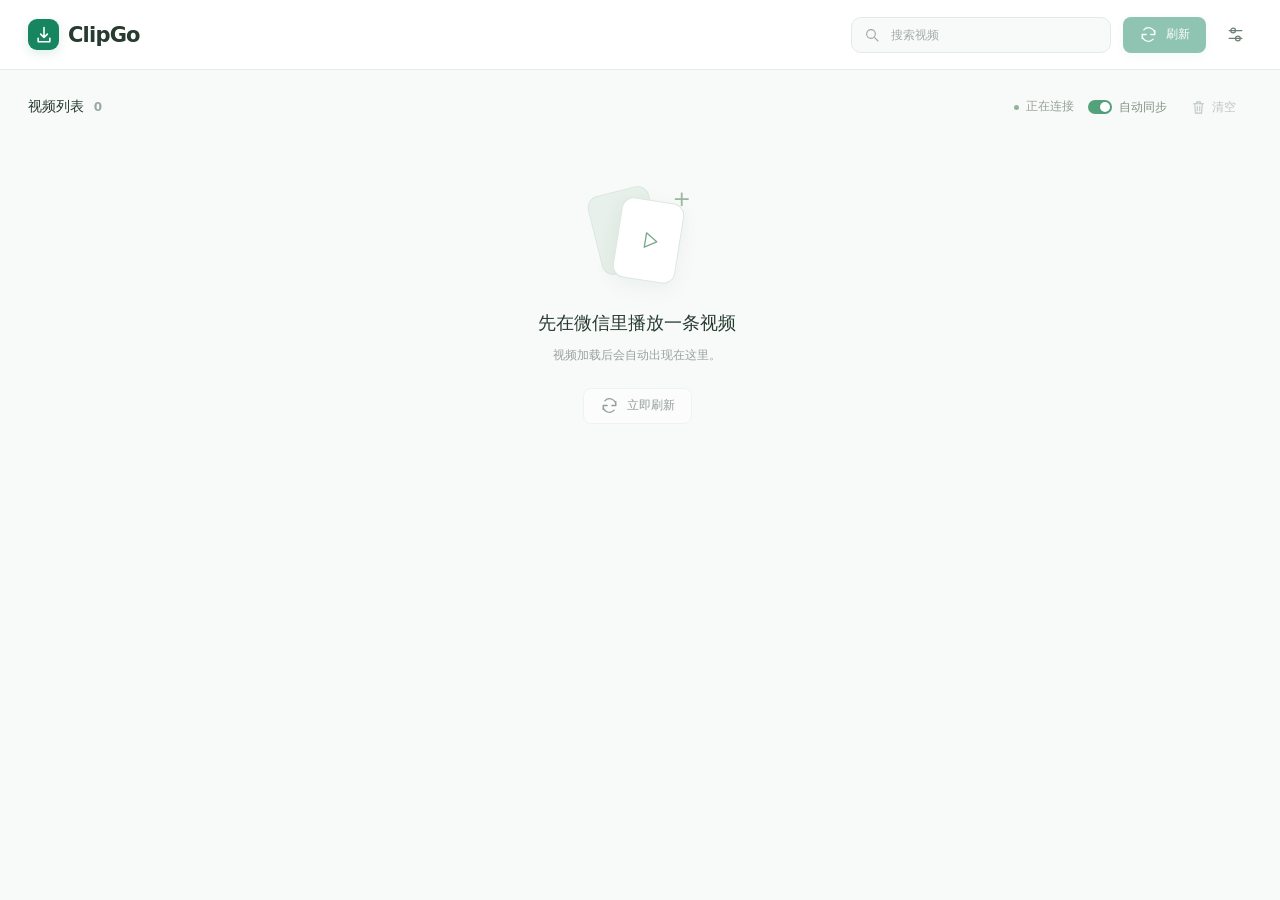
<file: tools/wechat_channels/web_assets/index.html>
<!doctype html>
<html lang="zh-CN">
<head>
  <meta charset="utf-8">
  <meta name="viewport" content="width=device-width,initial-scale=1">
  <meta name="color-scheme" content="light">
  <meta http-equiv="Content-Security-Policy" content="default-src 'none'; script-src 'self' 'unsafe-eval'; style-src 'self'; img-src 'self' data:; media-src http://127.0.0.1:*; connect-src 'self'; font-src 'self'; base-uri 'none'; form-action 'none'; object-src 'none'">
  <title>ClipGo · 视频号</title>
  <link rel="stylesheet" href="app.css">
  <script src="app.js" defer></script>
</head>
<body>
  <svg class="icon-library" aria-hidden="true" xmlns="http://www.w3.org/2000/svg">
    <symbol id="i-download" viewBox="0 0 24 24"><path d="M12 3v12m-4-4 4 4 4-4M5 16v4h14v-4"/></symbol>
    <symbol id="i-refresh" viewBox="0 0 24 24"><path d="M20 7v5h-5M4 17v-5h5M6.1 6.1A8 8 0 0 1 20 12M4 12a8 8 0 0 0 13.9 5.9"/></symbol>
    <symbol id="i-search" viewBox="0 0 24 24"><circle cx="10.5" cy="10.5" r="6.5"/><path d="m16 16 5 5"/></symbol>
    <symbol id="i-folder" viewBox="0 0 24 24"><path d="M3 7V5h6l2 3h10v12H3V7Z"/></symbol>
    <symbol id="i-close" viewBox="0 0 24 24"><path d="m6 6 12 12M6 18 18 6"/></symbol>
    <symbol id="i-play" viewBox="0 0 24 24"><path d="m9 5 11 7-11 7V5Z"/></symbol>
    <symbol id="i-chevron" viewBox="0 0 24 24"><path d="m7 10 5 5 5-5"/></symbol>
    <symbol id="i-check" viewBox="0 0 24 24"><path d="m5 12 4 4L19 6"/></symbol>
    <symbol id="i-image" viewBox="0 0 24 24"><rect x="3" y="3" width="18" height="18" rx="3"/><circle cx="8" cy="8" r="1"/><path d="m3 17 5-5 4 4 4-6 5 7"/></symbol>
    <symbol id="i-settings" viewBox="0 0 24 24"><path d="M4 7h16M4 17h16"/><circle cx="9" cy="7" r="3"/><circle cx="15" cy="17" r="3"/></symbol>
    <symbol id="i-trash" viewBox="0 0 24 24"><path d="M4 6h16M9 6V3h6v3M6 6l1 15h10l1-15M10 10v7M14 10v7"/></symbol>
    <symbol id="i-thumb" viewBox="0 0 24 24"><path d="M7 10H3v11h4m0-11 5-7c1.8 0 2.5 1.4 2 3l-1 4h6a2 2 0 0 1 2 2.4l-1.4 7A2 2 0 0 1 17.6 21H7V10Z"/></symbol>
    <symbol id="i-share" viewBox="0 0 24 24"><path d="m13 3 8 7-8 7v-5C7 12 4 16 3 21 2 12 5 7 13 7V3Z"/></symbol>
    <symbol id="i-heart" viewBox="0 0 24 24"><path d="M20.8 4.9a5.4 5.4 0 0 0-7.6 0L12 6.1l-1.2-1.2a5.4 5.4 0 0 0-7.6 7.6L12 21l8.8-8.5a5.4 5.4 0 0 0 0-7.6Z"/></symbol>
    <symbol id="i-comment" viewBox="0 0 24 24"><path d="M20 3H4a2 2 0 0 0-2 2v12a2 2 0 0 0 2 2h4v4l5-4h7a2 2 0 0 0 2-2V5a2 2 0 0 0-2-2Z"/></symbol>
  </svg>
  <header class="app-header">
    <div class="brand"><span class="brand-mark"><svg><use href="#i-download"/></svg></span><span>ClipGo</span></div>
    <div class="header-actions">
      <label class="search-box"><svg><use href="#i-search"/></svg><input id="search" type="search" placeholder="搜索视频" aria-label="搜索标题或作者" autocomplete="off"><button id="clear-search" class="icon-button" type="button" aria-label="清空搜索" hidden><svg><use href="#i-close"/></svg></button></label>
      <button id="refresh" class="button primary"><svg><use href="#i-refresh"/></svg><span>刷新</span></button>
      <button id="settings-trigger" class="icon-button settings-trigger" aria-label="设置" aria-expanded="false" aria-controls="settings-menu"><svg><use href="#i-settings"/></svg></button>
      <section id="settings-menu" class="popover settings-menu" aria-label="设置" hidden>
        <div class="menu-label">显示视频</div><div class="filters"><button id="filter-recognized" class="filter active" aria-pressed="true">已识别 <span>0</span></button><button id="filter-all" class="filter" aria-pressed="false">全部 <span>0</span></button></div>
        <div class="menu-separator"></div><div class="menu-label">保存位置</div><p id="folder-path" class="folder-path"></p><div class="folder-actions"><button id="choose-folder" class="footer-link">更改位置</button><button id="open-folder" class="footer-link">打开文件夹<svg><use href="#i-folder"/></svg></button></div>
        <div class="menu-separator"></div><button id="page-button-toggle" class="page-button-toggle" role="switch" aria-checked="false"><span>微信内下载按钮</span><span class="switch-track"></span></button><p id="page-button-status" class="page-button-status">在微信页面内显示下载按钮</p>
        <p class="page-certificate-hint">仅处理视频号网页和脚本，关闭时恢复网络设置。</p>
        <p id="page-certificate-mode" class="page-certificate-hint">证书范围：当前 Windows 用户</p>
        <label class="certificate-choice"><input id="page-certificate-keep" type="checkbox" aria-describedby="page-certificate-hint"><span>保留本机证书</span></label>
        <p id="page-certificate-hint" class="page-certificate-hint">下次开启免重复确认。证书会持续受信任，直到移除；首次仍需 Windows 确认。</p>
        <div class="certificate-actions"><span id="page-certificate-status">未安装</span><button id="page-certificate-remove" class="footer-link" disabled>移除证书</button></div>
        <p class="shortcut-hint">点击卡片播放 · 空格播放 / 暂停</p>
      </section>
    </div>
  </header>
  <main class="workspace">
    <div class="library-toolbar">
      <div class="library-source"><span>视频列表</span><span id="video-count" class="count-pill">0</span></div>
      <div class="sync-controls"><div class="scan-status" id="scan-status" role="status"><span class="status-dot"></span><span id="scan-message">正在连接…</span></div><button id="auto-refresh" class="auto-refresh" role="switch" aria-checked="true" title="自动读取微信中新加载的视频"><span class="switch-track"></span>自动同步</button><button id="clear-library" class="clear-library" title="清空全部列表记录，保留已下载文件"><svg><use href="#i-trash"/></svg>清空</button></div>
    </div>
    <div id="error-banner" class="error-banner" role="alert" hidden></div>
    <section id="video-grid" class="video-grid" aria-label="视频列表"></section>
    <section id="empty-state" class="empty-state">
      <div class="empty-illustration"><span class="empty-tile tile-back"></span><span class="empty-tile tile-front"><svg><use href="#i-play"/></svg></span><span class="empty-spark">+</span></div>
      <h2 id="empty-title">先在微信里播放一条视频</h2>
      <p id="empty-message">视频加载后会自动出现在这里。</p>
      <button id="empty-refresh" class="button secondary"><svg><use href="#i-refresh"/></svg>立即刷新</button>
    </section>
  </main>
  <aside id="download-panel" class="download-panel" aria-label="下载进度" hidden>
    <div class="download-icon"><svg id="download-symbol"><use href="#i-download"/></svg></div>
    <div class="download-content"><div class="download-top"><strong id="download-state">正在下载</strong><span id="download-title"></span><span id="download-amount"></span></div><progress id="download-progress" max="100" value="0" aria-label="下载进度"></progress><p id="download-message"></p></div>
    <button id="cancel-download" class="button text-button">取消</button>
    <button id="open-download" class="button secondary" hidden>打开视频</button>
  </aside>
  <dialog id="details-dialog" aria-labelledby="details-title"><button id="close-details" class="dialog-close icon-button" aria-label="关闭播放"><svg><use href="#i-close"/></svg></button><div class="details-layout"><div class="detail-cover"><img id="detail-image" alt="视频封面"><video id="preview-video" controls playsinline preload="metadata" hidden></video><div id="preview-loading" class="preview-loading"><span class="preview-spinner"></span><span id="preview-message">正在准备播放…</span><progress id="preview-progress" max="100" value="0"></progress><button id="preview-retry" class="button secondary" hidden>重试</button></div><span id="detail-placeholder" hidden><svg><use href="#i-image"/></svg>暂无封面</span><span id="detail-duration" class="duration-badge" hidden></span></div><div class="details-text"><h2 id="details-title"></h2><p id="details-author"></p><div id="detail-stats" class="engagement-stats" aria-label="视频互动数据"><div class="stat-cell"><svg aria-hidden="true"><use href="#i-thumb"/></svg><span data-stat="recommend">—</span></div><div class="stat-cell"><svg aria-hidden="true"><use href="#i-share"/></svg><span data-stat="share">—</span></div><div class="stat-cell"><svg aria-hidden="true"><use href="#i-heart"/></svg><span data-stat="like">—</span></div><div class="stat-cell"><svg aria-hidden="true"><use href="#i-comment"/></svg><span data-stat="comment">—</span></div></div><span class="shortcut-hint">空格播放 / 暂停</span><button id="details-action" class="button primary"><svg><use href="#i-download"/></svg><span>下载视频</span></button></div></div></dialog>
  <div id="toast" class="toast" role="status" hidden></div>
  <dialog id="clear-dialog" class="clear-dialog" aria-labelledby="clear-title" aria-describedby="clear-description"><h2 id="clear-title">清空视频列表？</h2><p id="clear-description"></p><p>仅移除列表记录，已下载的文件会保留。</p><div class="clear-dialog-actions"><button id="cancel-clear" class="button secondary cancel-clear" autofocus>取消</button><button id="confirm-clear" class="button danger-button">清空全部</button></div></dialog>
  <template id="video-card-template"><article class="video-card" tabindex="0"><div class="cover-wrap"><button class="cover-action" type="button" aria-label="播放视频"><img class="cover-backdrop" alt="" aria-hidden="true"><img class="cover-image" data-cover alt="视频封面" decoding="async"><span class="cover-placeholder"><svg><use href="#i-image"/></svg><span>加载封面</span></span><span class="cover-play"><svg><use href="#i-play"/></svg></span></button><span class="saved-badge" hidden><svg><use href="#i-check"/></svg>已保存</span><span class="new-badge" hidden>新</span><button class="card-remove icon-button" type="button" aria-label="从列表删除" title="从列表删除，保留已下载文件"><svg><use href="#i-trash"/></svg></button><span class="duration-badge"></span></div><div class="card-info"><button class="card-title" type="button"></button><div class="card-bottom"><span class="card-author"></span><button class="card-download"><svg><use href="#i-download"/></svg><span>下载</span></button></div><div class="card-stats engagement-stats" aria-label="视频互动数据"><div class="stat-cell"><svg aria-hidden="true"><use href="#i-thumb"/></svg><span data-stat="recommend">—</span></div><div class="stat-cell"><svg aria-hidden="true"><use href="#i-share"/></svg><span data-stat="share">—</span></div><div class="stat-cell"><svg aria-hidden="true"><use href="#i-heart"/></svg><span data-stat="like">—</span></div><div class="stat-cell"><svg aria-hidden="true"><use href="#i-comment"/></svg><span data-stat="comment">—</span></div></div><p class="card-error" hidden>下载未完成，点击重试</p></div></article></template>
</body>
</html>
</file>
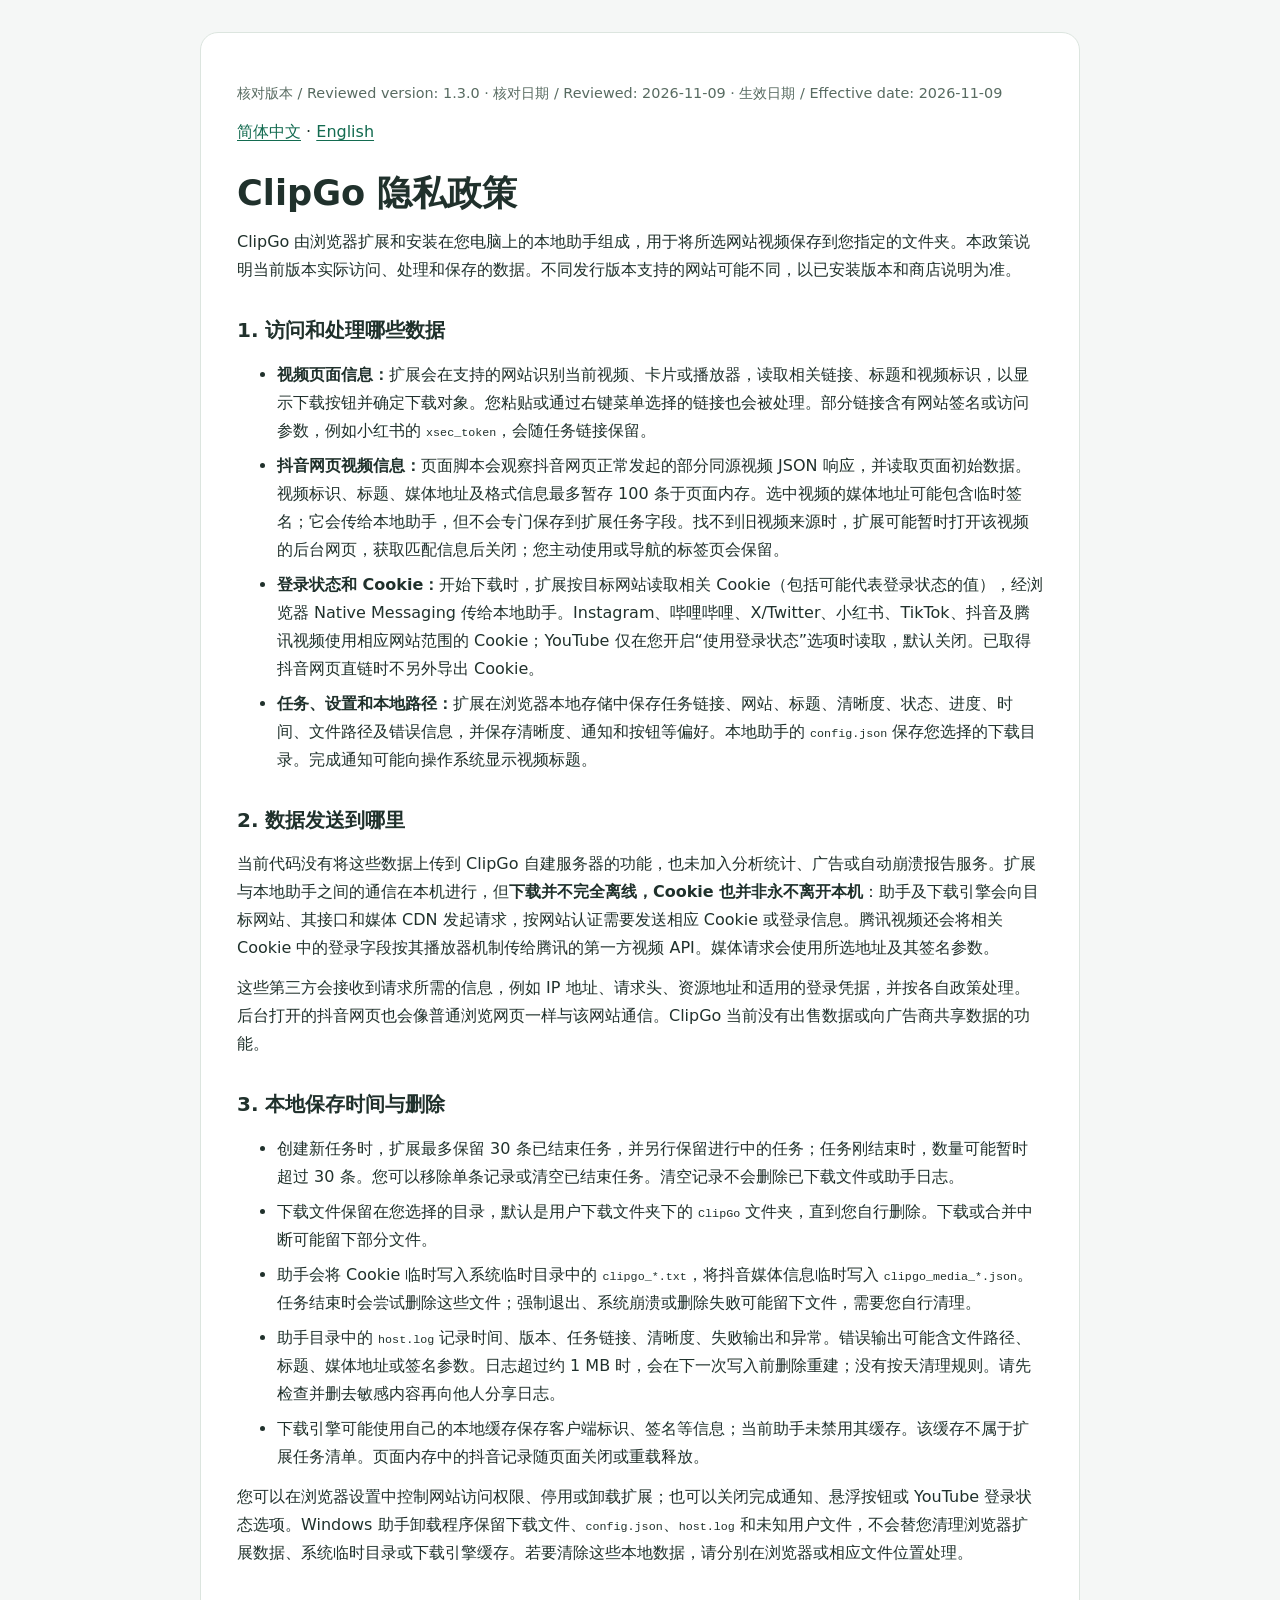
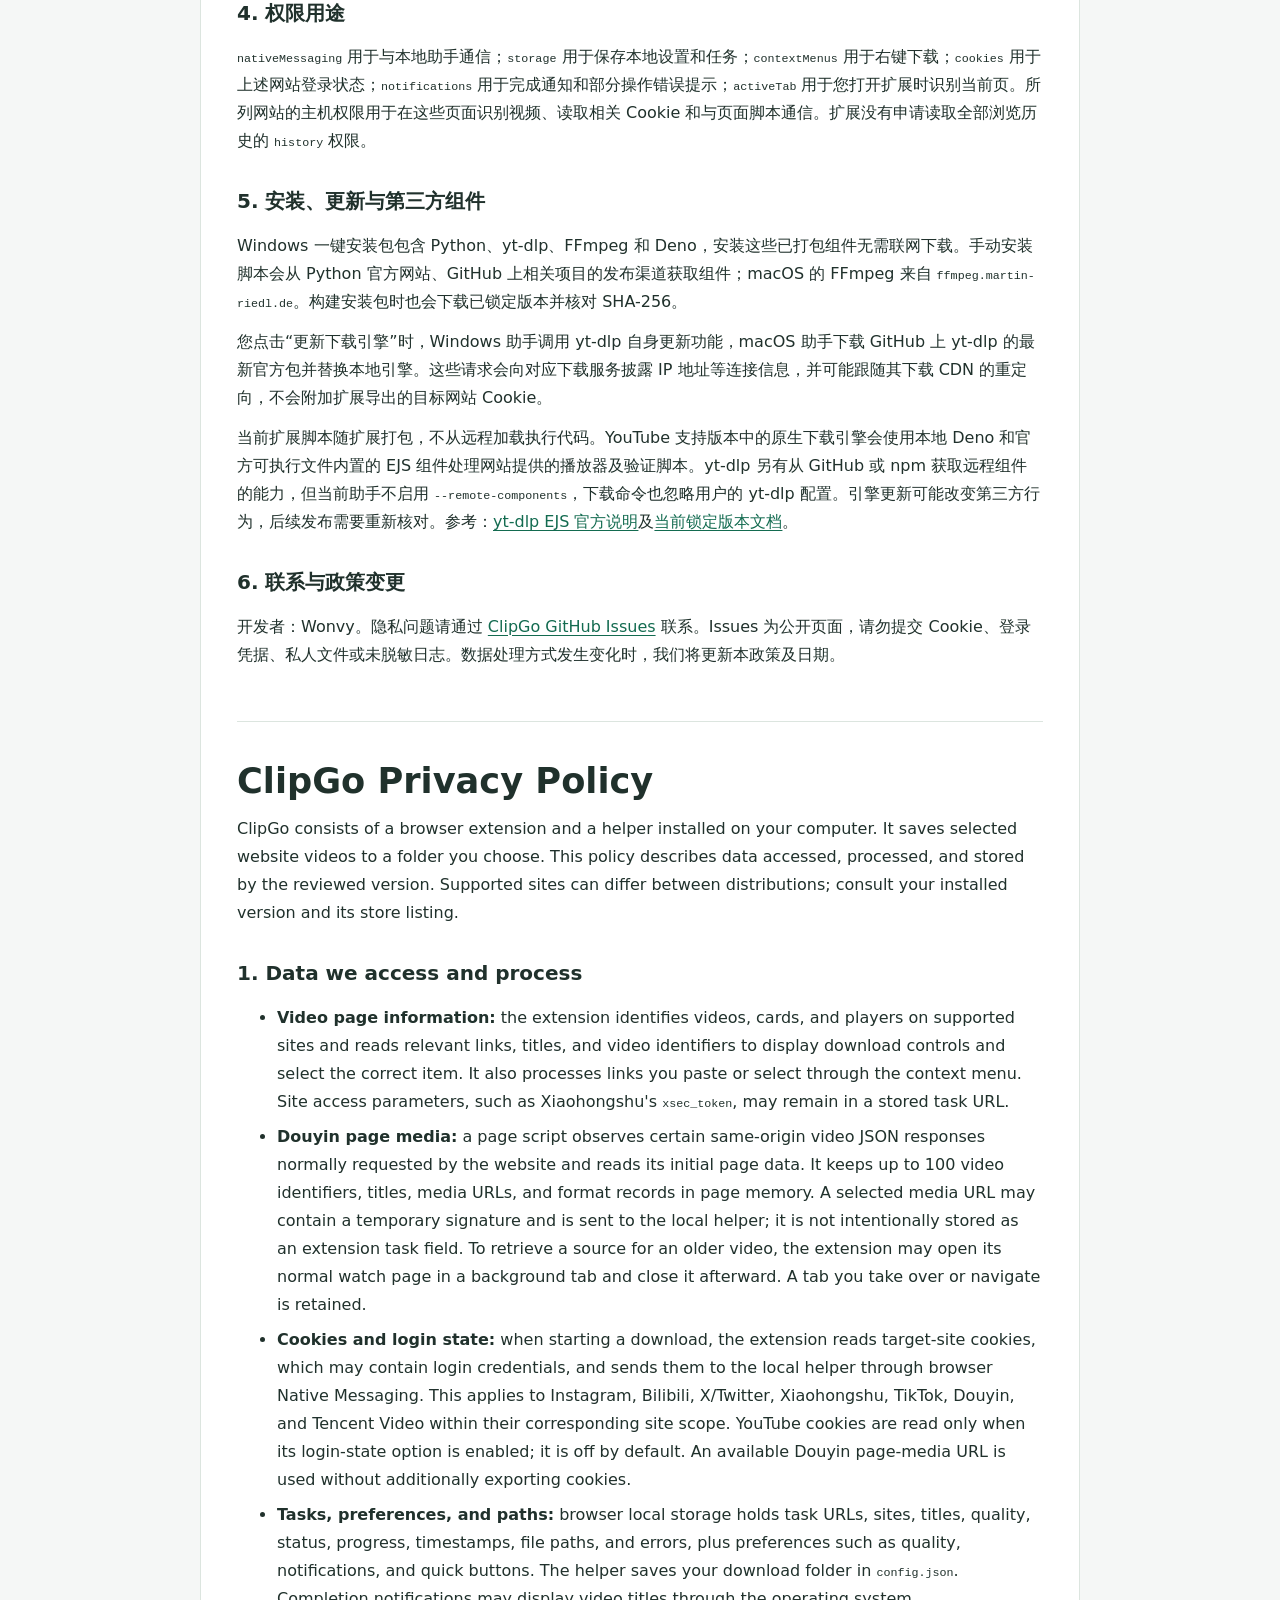
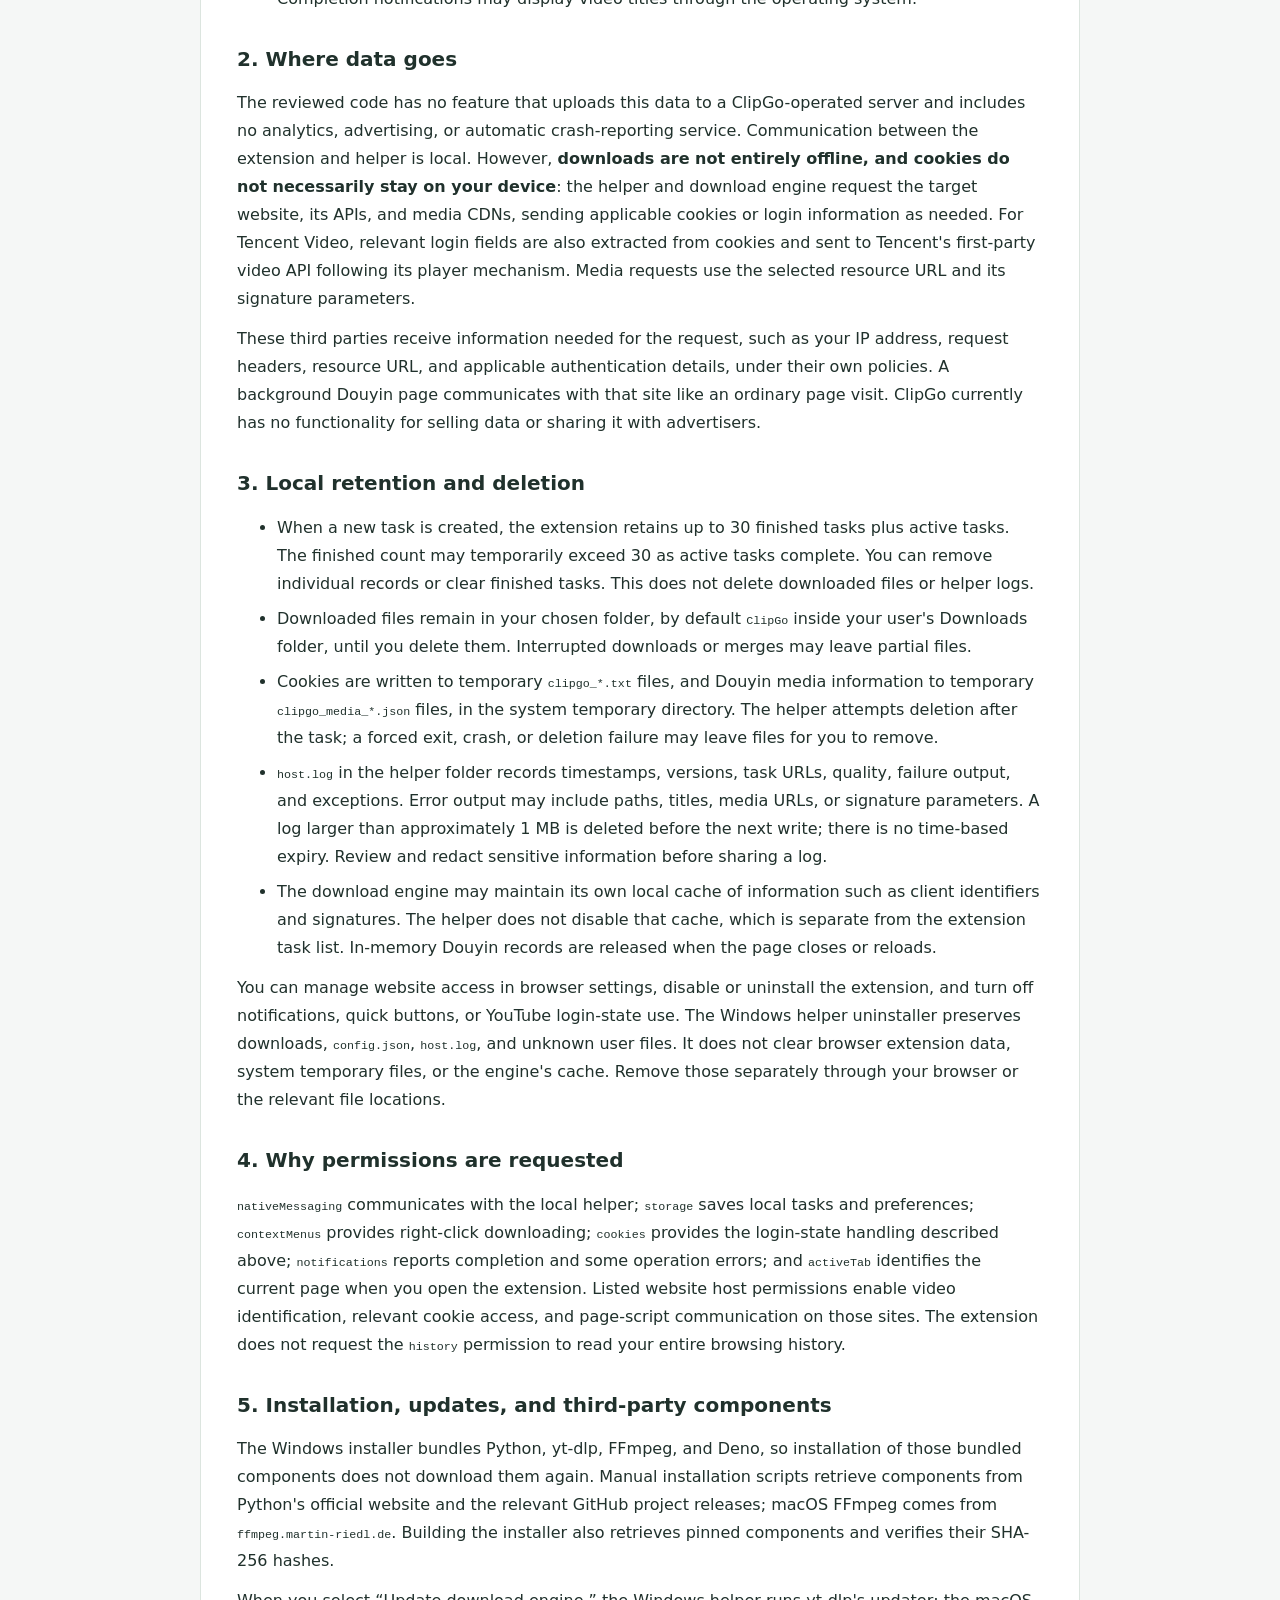
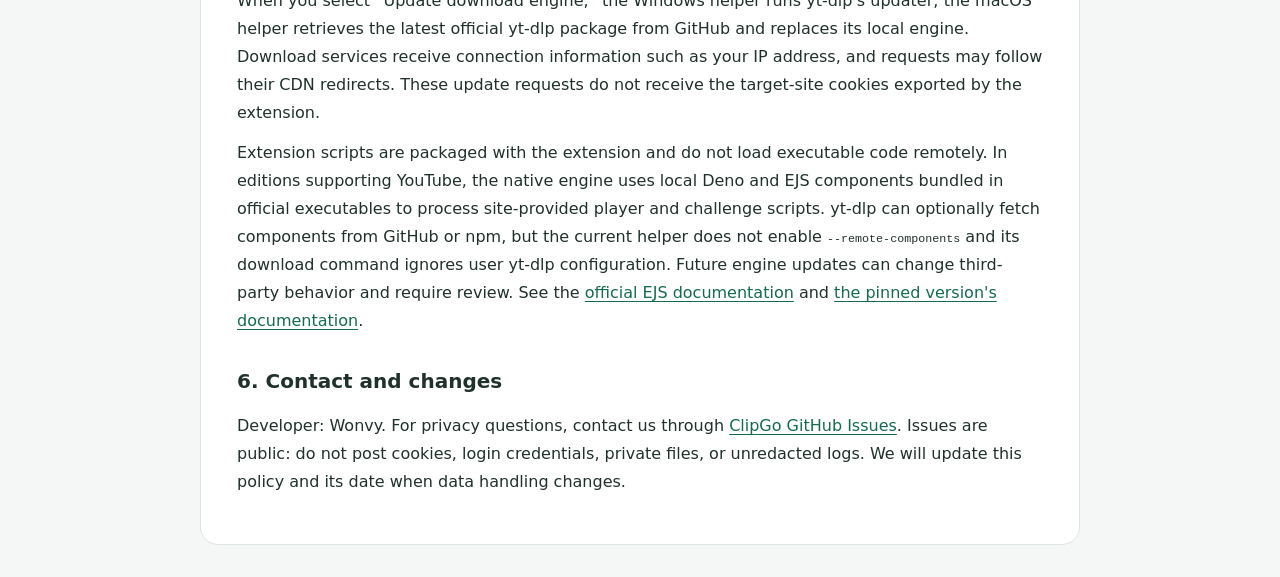
<file: privacy-policy.html>
<!doctype html>
<html lang="zh-CN">
<head>
  <meta charset="utf-8">
  <meta name="viewport" content="width=device-width, initial-scale=1">
  <meta name="robots" content="noindex">
  <title>ClipGo 隐私政策 / Privacy Policy</title>
  <style>
    :root { color-scheme: light; font-family: system-ui, -apple-system, "Segoe UI", "Microsoft YaHei", sans-serif; color: #20312c; background: #f5f7f6; }
    * { box-sizing: border-box; }
    body { margin: 0; line-height: 1.75; }
    main { max-width: 880px; margin: 32px auto; padding: 36px; background: white; border: 1px solid #dce5df; border-radius: 18px; }
    h1 { margin: 0 0 10px; font-size: clamp(1.6rem, 4vw, 2.2rem); line-height: 1.3; }
    h2 { margin-top: 32px; font-size: 1.25rem; line-height: 1.4; }
    p, ul { margin: 12px 0; }
    li { margin: 7px 0; }
    a { color: #136b50; text-underline-offset: 3px; overflow-wrap: anywhere; }
    code { font-size: .9em; overflow-wrap: anywhere; }
    .draft { border-left: 4px solid #ae741c; padding: 12px 16px; background: #fff6e6; border-radius: 5px; }
    .meta { color: #586b61; font-size: .9rem; }
    .language { margin-bottom: 24px; }
    section[lang="en"] { margin-top: 52px; padding-top: 36px; border-top: 1px solid #dce5df; }
    @media (max-width: 600px) { main { margin: 0; padding: 24px 18px; border: 0; border-radius: 0; } }
    @media print { main { margin: 0; border: 0; } .language { display: none; } }
  </style>
</head>
<body>
<main>
  <p class="meta">核对版本 / Reviewed version: 1.3.0 · 核对日期 / Reviewed: 2026-11-09 · 生效日期 / Effective date: 2026-11-09</p>
  <nav class="language" aria-label="Language"><a href="#zh">简体中文</a> · <a href="#en">English</a></nav>

  <section id="zh" lang="zh-CN">
    <h1>ClipGo 隐私政策</h1>
    <p>ClipGo 由浏览器扩展和安装在您电脑上的本地助手组成，用于将所选网站视频保存到您指定的文件夹。本政策说明当前版本实际访问、处理和保存的数据。不同发行版本支持的网站可能不同，以已安装版本和商店说明为准。</p>

    <h2>1. 访问和处理哪些数据</h2>
    <ul>
      <li><strong>视频页面信息：</strong>扩展会在支持的网站识别当前视频、卡片或播放器，读取相关链接、标题和视频标识，以显示下载按钮并确定下载对象。您粘贴或通过右键菜单选择的链接也会被处理。部分链接含有网站签名或访问参数，例如小红书的 <code>xsec_token</code>，会随任务链接保留。</li>
      <li><strong>抖音网页视频信息：</strong>页面脚本会观察抖音网页正常发起的部分同源视频 JSON 响应，并读取页面初始数据。视频标识、标题、媒体地址及格式信息最多暂存 100 条于页面内存。选中视频的媒体地址可能包含临时签名；它会传给本地助手，但不会专门保存到扩展任务字段。找不到旧视频来源时，扩展可能暂时打开该视频的后台网页，获取匹配信息后关闭；您主动使用或导航的标签页会保留。</li>
      <li><strong>登录状态和 Cookie：</strong>开始下载时，扩展按目标网站读取相关 Cookie（包括可能代表登录状态的值），经浏览器 Native Messaging 传给本地助手。Instagram、哔哩哔哩、X/Twitter、小红书、TikTok、抖音及腾讯视频使用相应网站范围的 Cookie；YouTube 仅在您开启“使用登录状态”选项时读取，默认关闭。已取得抖音网页直链时不另外导出 Cookie。</li>
      <li><strong>任务、设置和本地路径：</strong>扩展在浏览器本地存储中保存任务链接、网站、标题、清晰度、状态、进度、时间、文件路径及错误信息，并保存清晰度、通知和按钮等偏好。本地助手的 <code>config.json</code> 保存您选择的下载目录。完成通知可能向操作系统显示视频标题。</li>
    </ul>

    <h2>2. 数据发送到哪里</h2>
    <p>当前代码没有将这些数据上传到 ClipGo 自建服务器的功能，也未加入分析统计、广告或自动崩溃报告服务。扩展与本地助手之间的通信在本机进行，但<strong>下载并不完全离线，Cookie 也并非永不离开本机</strong>：助手及下载引擎会向目标网站、其接口和媒体 CDN 发起请求，按网站认证需要发送相应 Cookie 或登录信息。腾讯视频还会将相关 Cookie 中的登录字段按其播放器机制传给腾讯的第一方视频 API。媒体请求会使用所选地址及其签名参数。</p>
    <p>这些第三方会接收到请求所需的信息，例如 IP 地址、请求头、资源地址和适用的登录凭据，并按各自政策处理。后台打开的抖音网页也会像普通浏览网页一样与该网站通信。ClipGo 当前没有出售数据或向广告商共享数据的功能。</p>

    <h2>3. 本地保存时间与删除</h2>
    <ul>
      <li>创建新任务时，扩展最多保留 30 条已结束任务，并另行保留进行中的任务；任务刚结束时，数量可能暂时超过 30 条。您可以移除单条记录或清空已结束任务。清空记录不会删除已下载文件或助手日志。</li>
      <li>下载文件保留在您选择的目录，默认是用户下载文件夹下的 <code>ClipGo</code> 文件夹，直到您自行删除。下载或合并中断可能留下部分文件。</li>
      <li>助手会将 Cookie 临时写入系统临时目录中的 <code>clipgo_*.txt</code>，将抖音媒体信息临时写入 <code>clipgo_media_*.json</code>。任务结束时会尝试删除这些文件；强制退出、系统崩溃或删除失败可能留下文件，需要您自行清理。</li>
      <li>助手目录中的 <code>host.log</code> 记录时间、版本、任务链接、清晰度、失败输出和异常。错误输出可能含文件路径、标题、媒体地址或签名参数。日志超过约 1 MB 时，会在下一次写入前删除重建；没有按天清理规则。请先检查并删去敏感内容再向他人分享日志。</li>
      <li>下载引擎可能使用自己的本地缓存保存客户端标识、签名等信息；当前助手未禁用其缓存。该缓存不属于扩展任务清单。页面内存中的抖音记录随页面关闭或重载释放。</li>
    </ul>
    <p>您可以在浏览器设置中控制网站访问权限、停用或卸载扩展；也可以关闭完成通知、悬浮按钮或 YouTube 登录状态选项。Windows 助手卸载程序保留下载文件、<code>config.json</code>、<code>host.log</code> 和未知用户文件，不会替您清理浏览器扩展数据、系统临时目录或下载引擎缓存。若要清除这些本地数据，请分别在浏览器或相应文件位置处理。</p>

    <h2>4. 权限用途</h2>
    <p><code>nativeMessaging</code> 用于与本地助手通信；<code>storage</code> 用于保存本地设置和任务；<code>contextMenus</code> 用于右键下载；<code>cookies</code> 用于上述网站登录状态；<code>notifications</code> 用于完成通知和部分操作错误提示；<code>activeTab</code> 用于您打开扩展时识别当前页。所列网站的主机权限用于在这些页面识别视频、读取相关 Cookie 和与页面脚本通信。扩展没有申请读取全部浏览历史的 <code>history</code> 权限。</p>

    <h2>5. 安装、更新与第三方组件</h2>
    <p>Windows 一键安装包包含 Python、yt-dlp、FFmpeg 和 Deno，安装这些已打包组件无需联网下载。手动安装脚本会从 Python 官方网站、GitHub 上相关项目的发布渠道获取组件；macOS 的 FFmpeg 来自 <code>ffmpeg.martin-riedl.de</code>。构建安装包时也会下载已锁定版本并核对 SHA-256。</p>
    <p>您点击“更新下载引擎”时，Windows 助手调用 yt-dlp 自身更新功能，macOS 助手下载 GitHub 上 yt-dlp 的最新官方包并替换本地引擎。这些请求会向对应下载服务披露 IP 地址等连接信息，并可能跟随其下载 CDN 的重定向，不会附加扩展导出的目标网站 Cookie。</p>
    <p>当前扩展脚本随扩展打包，不从远程加载执行代码。YouTube 支持版本中的原生下载引擎会使用本地 Deno 和官方可执行文件内置的 EJS 组件处理网站提供的播放器及验证脚本。yt-dlp 另有从 GitHub 或 npm 获取远程组件的能力，但当前助手不启用 <code>--remote-components</code>，下载命令也忽略用户的 yt-dlp 配置。引擎更新可能改变第三方行为，后续发布需要重新核对。参考：<a href="https://github.com/yt-dlp/yt-dlp/wiki/EJS">yt-dlp EJS 官方说明</a>及<a href="https://github.com/yt-dlp/yt-dlp/blob/2026.10.26/README.md">当前锁定版本文档</a>。</p>

    <h2>6. 联系与政策变更</h2>
    <p>开发者：Wonvy。隐私问题请通过 <a href="https://github.com/Wonvy/ClipGo/issues">ClipGo GitHub Issues</a> 联系。Issues 为公开页面，请勿提交 Cookie、登录凭据、私人文件或未脱敏日志。数据处理方式发生变化时，我们将更新本政策及日期。</p>
  </section>

  <section id="en" lang="en">
    <h1>ClipGo Privacy Policy</h1>
    <p>ClipGo consists of a browser extension and a helper installed on your computer. It saves selected website videos to a folder you choose. This policy describes data accessed, processed, and stored by the reviewed version. Supported sites can differ between distributions; consult your installed version and its store listing.</p>

    <h2>1. Data we access and process</h2>
    <ul>
      <li><strong>Video page information:</strong> the extension identifies videos, cards, and players on supported sites and reads relevant links, titles, and video identifiers to display download controls and select the correct item. It also processes links you paste or select through the context menu. Site access parameters, such as Xiaohongshu's <code>xsec_token</code>, may remain in a stored task URL.</li>
      <li><strong>Douyin page media:</strong> a page script observes certain same-origin video JSON responses normally requested by the website and reads its initial page data. It keeps up to 100 video identifiers, titles, media URLs, and format records in page memory. A selected media URL may contain a temporary signature and is sent to the local helper; it is not intentionally stored as an extension task field. To retrieve a source for an older video, the extension may open its normal watch page in a background tab and close it afterward. A tab you take over or navigate is retained.</li>
      <li><strong>Cookies and login state:</strong> when starting a download, the extension reads target-site cookies, which may contain login credentials, and sends them to the local helper through browser Native Messaging. This applies to Instagram, Bilibili, X/Twitter, Xiaohongshu, TikTok, Douyin, and Tencent Video within their corresponding site scope. YouTube cookies are read only when its login-state option is enabled; it is off by default. An available Douyin page-media URL is used without additionally exporting cookies.</li>
      <li><strong>Tasks, preferences, and paths:</strong> browser local storage holds task URLs, sites, titles, quality, status, progress, timestamps, file paths, and errors, plus preferences such as quality, notifications, and quick buttons. The helper saves your download folder in <code>config.json</code>. Completion notifications may display video titles through the operating system.</li>
    </ul>

    <h2>2. Where data goes</h2>
    <p>The reviewed code has no feature that uploads this data to a ClipGo-operated server and includes no analytics, advertising, or automatic crash-reporting service. Communication between the extension and helper is local. However, <strong>downloads are not entirely offline, and cookies do not necessarily stay on your device</strong>: the helper and download engine request the target website, its APIs, and media CDNs, sending applicable cookies or login information as needed. For Tencent Video, relevant login fields are also extracted from cookies and sent to Tencent's first-party video API following its player mechanism. Media requests use the selected resource URL and its signature parameters.</p>
    <p>These third parties receive information needed for the request, such as your IP address, request headers, resource URL, and applicable authentication details, under their own policies. A background Douyin page communicates with that site like an ordinary page visit. ClipGo currently has no functionality for selling data or sharing it with advertisers.</p>

    <h2>3. Local retention and deletion</h2>
    <ul>
      <li>When a new task is created, the extension retains up to 30 finished tasks plus active tasks. The finished count may temporarily exceed 30 as active tasks complete. You can remove individual records or clear finished tasks. This does not delete downloaded files or helper logs.</li>
      <li>Downloaded files remain in your chosen folder, by default <code>ClipGo</code> inside your user's Downloads folder, until you delete them. Interrupted downloads or merges may leave partial files.</li>
      <li>Cookies are written to temporary <code>clipgo_*.txt</code> files, and Douyin media information to temporary <code>clipgo_media_*.json</code> files, in the system temporary directory. The helper attempts deletion after the task; a forced exit, crash, or deletion failure may leave files for you to remove.</li>
      <li><code>host.log</code> in the helper folder records timestamps, versions, task URLs, quality, failure output, and exceptions. Error output may include paths, titles, media URLs, or signature parameters. A log larger than approximately 1 MB is deleted before the next write; there is no time-based expiry. Review and redact sensitive information before sharing a log.</li>
      <li>The download engine may maintain its own local cache of information such as client identifiers and signatures. The helper does not disable that cache, which is separate from the extension task list. In-memory Douyin records are released when the page closes or reloads.</li>
    </ul>
    <p>You can manage website access in browser settings, disable or uninstall the extension, and turn off notifications, quick buttons, or YouTube login-state use. The Windows helper uninstaller preserves downloads, <code>config.json</code>, <code>host.log</code>, and unknown user files. It does not clear browser extension data, system temporary files, or the engine's cache. Remove those separately through your browser or the relevant file locations.</p>

    <h2>4. Why permissions are requested</h2>
    <p><code>nativeMessaging</code> communicates with the local helper; <code>storage</code> saves local tasks and preferences; <code>contextMenus</code> provides right-click downloading; <code>cookies</code> provides the login-state handling described above; <code>notifications</code> reports completion and some operation errors; and <code>activeTab</code> identifies the current page when you open the extension. Listed website host permissions enable video identification, relevant cookie access, and page-script communication on those sites. The extension does not request the <code>history</code> permission to read your entire browsing history.</p>

    <h2>5. Installation, updates, and third-party components</h2>
    <p>The Windows installer bundles Python, yt-dlp, FFmpeg, and Deno, so installation of those bundled components does not download them again. Manual installation scripts retrieve components from Python's official website and the relevant GitHub project releases; macOS FFmpeg comes from <code>ffmpeg.martin-riedl.de</code>. Building the installer also retrieves pinned components and verifies their SHA-256 hashes.</p>
    <p>When you select “Update download engine,” the Windows helper runs yt-dlp's updater; the macOS helper retrieves the latest official yt-dlp package from GitHub and replaces its local engine. Download services receive connection information such as your IP address, and requests may follow their CDN redirects. These update requests do not receive the target-site cookies exported by the extension.</p>
    <p>Extension scripts are packaged with the extension and do not load executable code remotely. In editions supporting YouTube, the native engine uses local Deno and EJS components bundled in official executables to process site-provided player and challenge scripts. yt-dlp can optionally fetch components from GitHub or npm, but the current helper does not enable <code>--remote-components</code> and its download command ignores user yt-dlp configuration. Future engine updates can change third-party behavior and require review. See the <a href="https://github.com/yt-dlp/yt-dlp/wiki/EJS">official EJS documentation</a> and <a href="https://github.com/yt-dlp/yt-dlp/blob/2026.10.26/README.md">the pinned version's documentation</a>.</p>

    <h2>6. Contact and changes</h2>
    <p>Developer: Wonvy. For privacy questions, contact us through <a href="https://github.com/Wonvy/ClipGo/issues">ClipGo GitHub Issues</a>. Issues are public: do not post cookies, login credentials, private files, or unredacted logs. We will update this policy and its date when data handling changes.</p>
  </section>
</main>
</body>
</html>
</file>
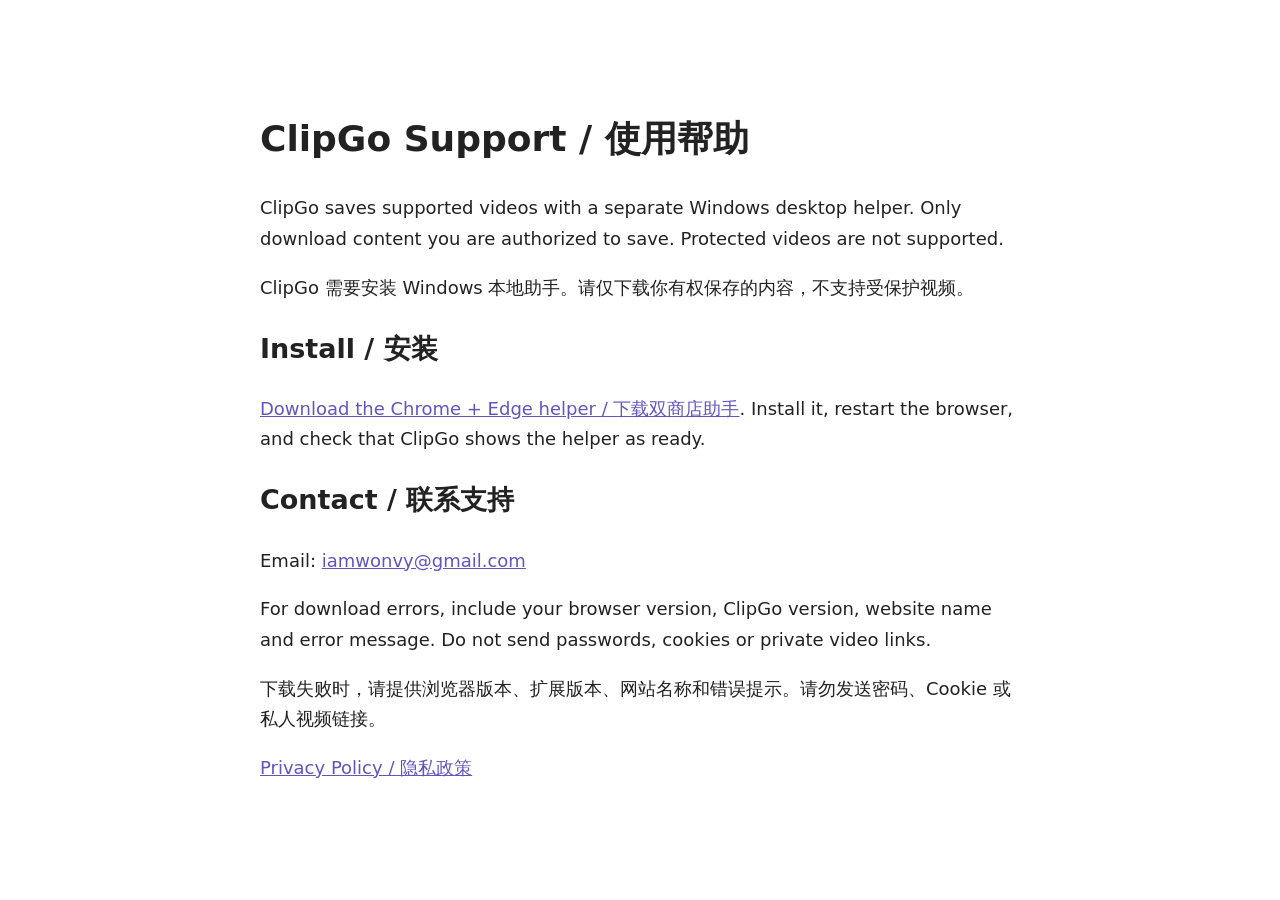
<file: support.html>
<!doctype html><html lang="en"><meta charset="utf-8"><meta name="viewport" content="width=device-width, initial-scale=1"><title>ClipGo Support</title><style>body{max-width:760px;margin:60px auto;padding:24px;font:18px/1.7 system-ui;color:#222}a{color:#6355bf}</style><h1>ClipGo Support / 使用帮助</h1><p>ClipGo saves supported videos with a separate Windows desktop helper. Only download content you are authorized to save. Protected videos are not supported.</p><p>ClipGo 需要安装 Windows 本地助手。请仅下载你有权保存的内容，不支持受保护视频。</p><h2>Install / 安装</h2><p><a href="https://github.com/Wonvy/ClipGo/releases/tag/v1.3.0">Download the Chrome + Edge helper / 下载双商店助手</a>. Install it, restart the browser, and check that ClipGo shows the helper as ready.</p><h2>Contact / 联系支持</h2><p>Email: <a href="mailto:iamwonvy@gmail.com">iamwonvy@gmail.com</a></p><p>For download errors, include your browser version, ClipGo version, website name and error message. Do not send passwords, cookies or private video links.</p><p>下载失败时，请提供浏览器版本、扩展版本、网站名称和错误提示。请勿发送密码、Cookie 或私人视频链接。</p><p><a href="privacy-policy.html">Privacy Policy / 隐私政策</a></p></html>
</file>
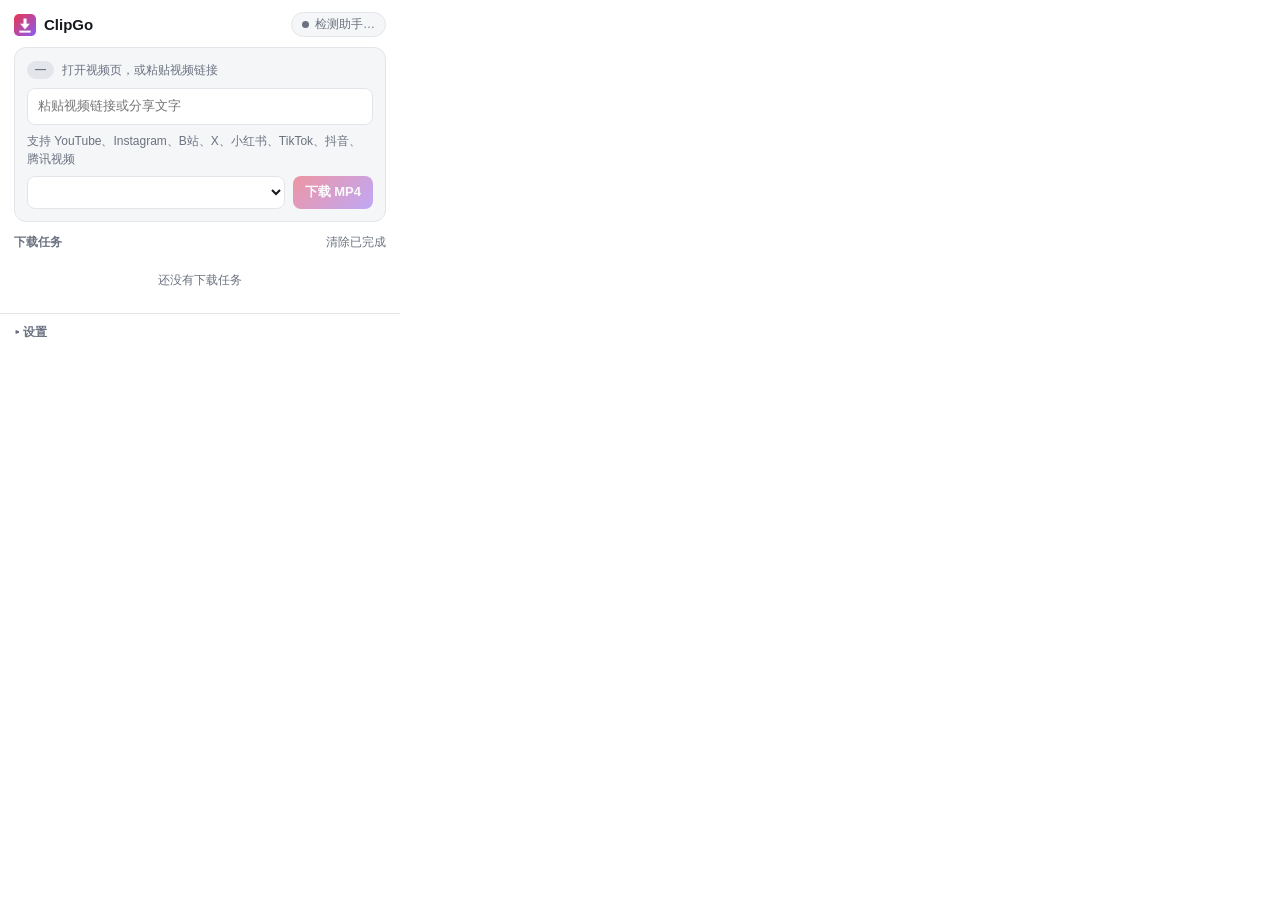
<file: extension/popup.html>
<!doctype html>
<html lang="zh-CN">
<head>
  <meta charset="utf-8">
  <title>ClipGo</title>
  <link rel="stylesheet" href="popup.css">
</head>
<body>
  <header class="top">
    <div class="brand">
      <img src="icons/icon32.png" width="22" height="22" alt="">
      <span>ClipGo</span>
    </div>
    <button id="helperStatus" class="status" title="本地助手状态" data-i18n-title="popup_helper_status">
      <i class="dot"></i><span data-i18n="popup_helper_checking">检测助手…</span>
    </button>
  </header>

  <section id="setup" class="setup" hidden>
    <h2 data-i18n="popup_setup_title">还差一步：安装本地助手</h2>
    <p data-i18n="popup_setup_description">首次使用请安装 ClipGo 本地助手，即可将视频保存为 MP4。</p>
    <div class="os">
      <b>Windows</b>
      <span data-i18n="popup_setup_windows">运行 ClipGo Windows 安装包</span>
    </div>
    <div class="os">
      <b>macOS</b>
      <span><span data-i18n="popup_setup_mac">在终端运行：</span> <code>bash host/install-mac.sh</code></span>
    </div>
    <p class="muted" id="setupDetail"></p>
    <button id="recheck" class="ghost" data-i18n="popup_recheck">我已安装，重新检测</button>
  </section>

  <section class="card">
    <div class="source">
      <span id="siteBadge" class="badge">—</span>
      <span id="pageHint" class="hint" data-i18n="popup_page_hint">打开视频页，或粘贴视频链接</span>
    </div>
    <input id="url" type="text" spellcheck="false" placeholder="粘贴视频链接或分享文字" aria-label="视频链接" data-i18n-placeholder="popup_url_placeholder" data-i18n-aria-label="popup_url_label">
    <p class="muted supported" data-i18n="popup_supported">支持 YouTube、Instagram、B站、X、小红书、TikTok、抖音、腾讯视频</p>
    <div class="row">
      <select id="quality" aria-label="画质" data-i18n-aria-label="popup_quality_label"></select>
      <button id="download" class="primary" disabled data-i18n="popup_download">下载 MP4</button>
    </div>
    <p id="formError" class="error" hidden></p>
  </section>

  <section class="tasks">
    <div class="tasks-head">
      <h3 data-i18n="popup_tasks">下载任务</h3>
      <button id="clear" class="link" data-i18n="popup_clear_finished">清除已完成</button>
    </div>
    <ul id="taskList"></ul>
    <p id="empty" class="empty" data-i18n="popup_empty">还没有下载任务</p>
  </section>

  <details class="settings">
    <summary data-i18n="popup_settings">设置</summary>
    <div class="setting">
      <div>
        <div class="label" data-i18n="popup_save_location">保存位置</div>
        <div id="dir" class="path">—</div>
      </div>
      <div class="btns">
        <button id="openDir" class="ghost small" data-i18n="popup_open">打开</button>
        <button id="chooseDir" class="ghost small" data-i18n="popup_change">更改</button>
      </div>
    </div>
    <label class="setting check">
      <input id="quickButton" type="checkbox">
      <div>
        <div class="label" data-i18n="popup_quick_button">页面上的快速下载按钮</div>
        <div class="muted" data-i18n="popup_quick_button_description">鼠标移到视频缩略图或播放器上时显示「MP4」按钮，点一下按上面选的画质直接下载</div>
      </div>
    </label>
    <label class="setting check">
      <input id="ytCookies" type="checkbox">
      <div>
        <div class="label" data-i18n="popup_youtube_login">YouTube 使用登录状态</div>
        <div class="muted" data-i18n="popup_youtube_login_description">遇到“请登录以确认你不是机器人”、年龄限制或会员视频时开启</div>
      </div>
    </label>
    <label class="setting check">
      <input id="notify" type="checkbox">
      <div class="label" data-i18n="popup_notify">下载完成时通知</div>
    </label>
    <div class="setting">
      <div>
        <div class="label" data-i18n="popup_engine">下载引擎</div>
        <div id="engine" class="muted">—</div>
      </div>
      <button id="update" class="ghost small" data-i18n="popup_update">更新 yt-dlp</button>
    </div>
    <p class="muted small-note" data-i18n="popup_login_note">除 YouTube 可单独设置外，其他平台会自动使用本浏览器的登录状态。画质取决于账号权限；请只下载你有权保存的内容。</p>
  </details>

  <script src="common.js"></script>
  <script src="popup.js"></script>
</body>
</html>
</file>
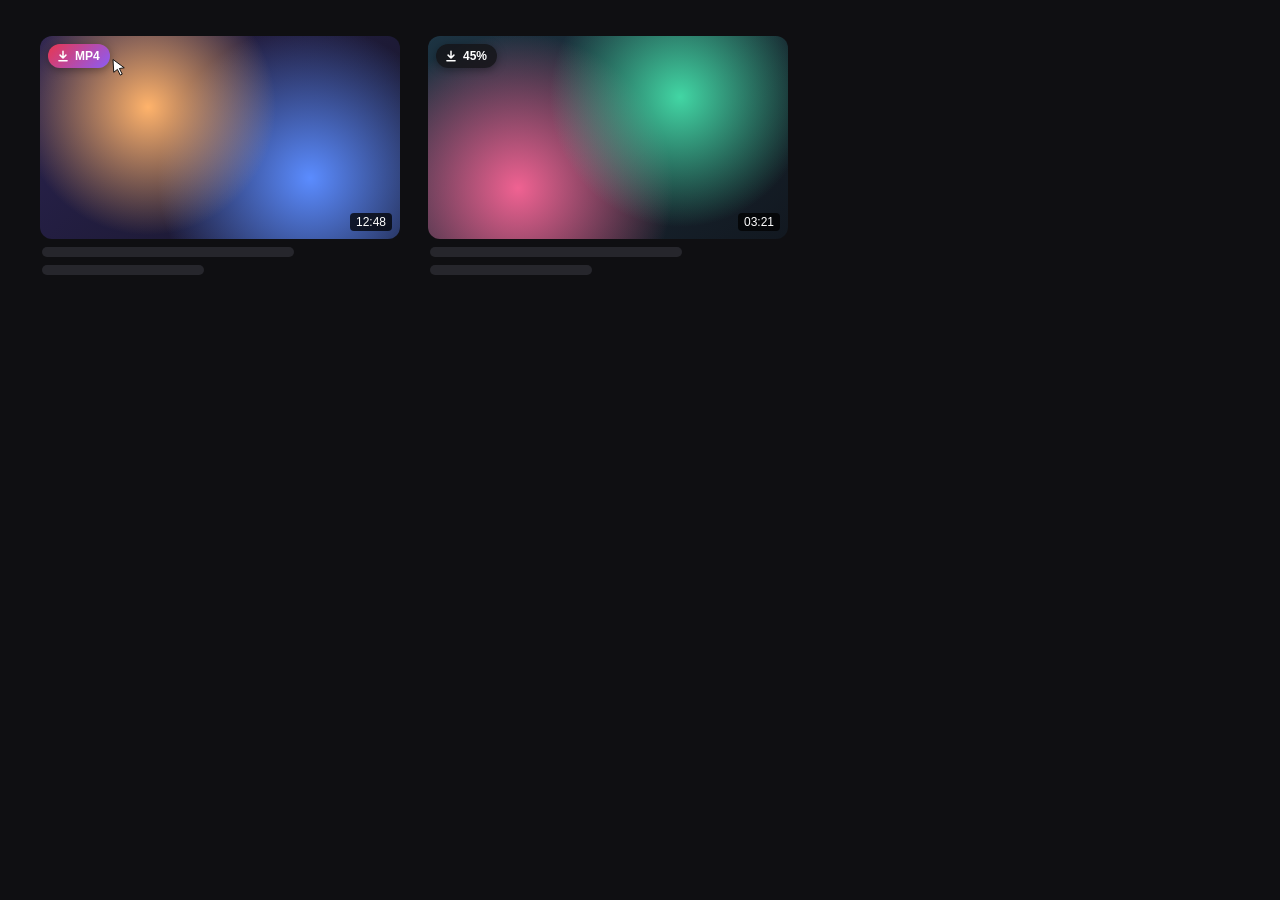
<file: docs/images/quick-button.html>
<!doctype html><html><head><meta charset="utf-8"><style>
body{margin:0;background:#0f0f12;font:14px -apple-system,BlinkMacSystemFont,"Segoe UI","PingFang SC","Microsoft YaHei",sans-serif;}
.wrap{display:flex;gap:28px;padding:36px 40px;}
.card{width:360px}
.thumb{position:relative;height:203px;border-radius:12px;overflow:hidden}
.t1{background:radial-gradient(circle at 30% 35%,#ffb36b,transparent 45%),radial-gradient(circle at 75% 70%,#5b8cff,transparent 50%),linear-gradient(135deg,#2b2350,#151527)}
.t2{background:radial-gradient(circle at 70% 30%,#42d6a4,transparent 45%),radial-gradient(circle at 25% 75%,#f06292,transparent 50%),linear-gradient(135deg,#1d3443,#121820)}
.dur{position:absolute;right:8px;bottom:8px;background:rgba(0,0,0,.75);color:#fff;font-size:12px;padding:2px 6px;border-radius:4px}
.btn{position:absolute;left:8px;top:8px;display:inline-flex;align-items:center;gap:5px;padding:5px 10px 5px 8px;border-radius:999px;font:600 12px/1 -apple-system,BlinkMacSystemFont,"Segoe UI","PingFang SC",sans-serif;color:#fff;background:linear-gradient(135deg,#e8364f,#8b5cf6);box-shadow:0 2px 10px rgba(0,0,0,.35)}
.btn.busy{background:rgba(20,20,24,.85)}
.btn svg{width:14px;height:14px}
.cursor{position:absolute;left:70px;top:22px;width:18px}
.title{color:#f1f1f1;font-weight:600;margin:12px 2px 4px}
.meta{color:#9a9aa3;font-size:12px;margin:0 2px}
.bar{height:10px;border-radius:5px;background:#26262c;margin:8px 2px 0;width:70%}
</style></head><body><div class="wrap">
<div class="card"><div class="thumb t1"><span class="btn"><svg viewBox="0 0 24 24" fill="none" stroke="currentColor" stroke-width="2.6" stroke-linecap="round" stroke-linejoin="round"><path d="M12 4v11M7 10.5l5 5 5-5M5 20h14"/></svg>MP4</span>
<svg class="cursor" viewBox="0 0 24 24"><path d="M4 2l15 11-6.5 1 3.8 7.5-2.6 1.3-3.8-7.6L5 19z" fill="#fff" stroke="#000" stroke-width="1.2"/></svg><span class="dur">12:48</span></div>
<div class="bar"></div><div class="bar" style="width:45%"></div></div>
<div class="card"><div class="thumb t2"><span class="btn busy"><svg viewBox="0 0 24 24" fill="none" stroke="currentColor" stroke-width="2.6" stroke-linecap="round" stroke-linejoin="round"><path d="M12 4v11M7 10.5l5 5 5-5M5 20h14"/></svg>45%</span><span class="dur">03:21</span></div>
<div class="bar"></div><div class="bar" style="width:45%"></div></div>
</div></body></html>
</file>
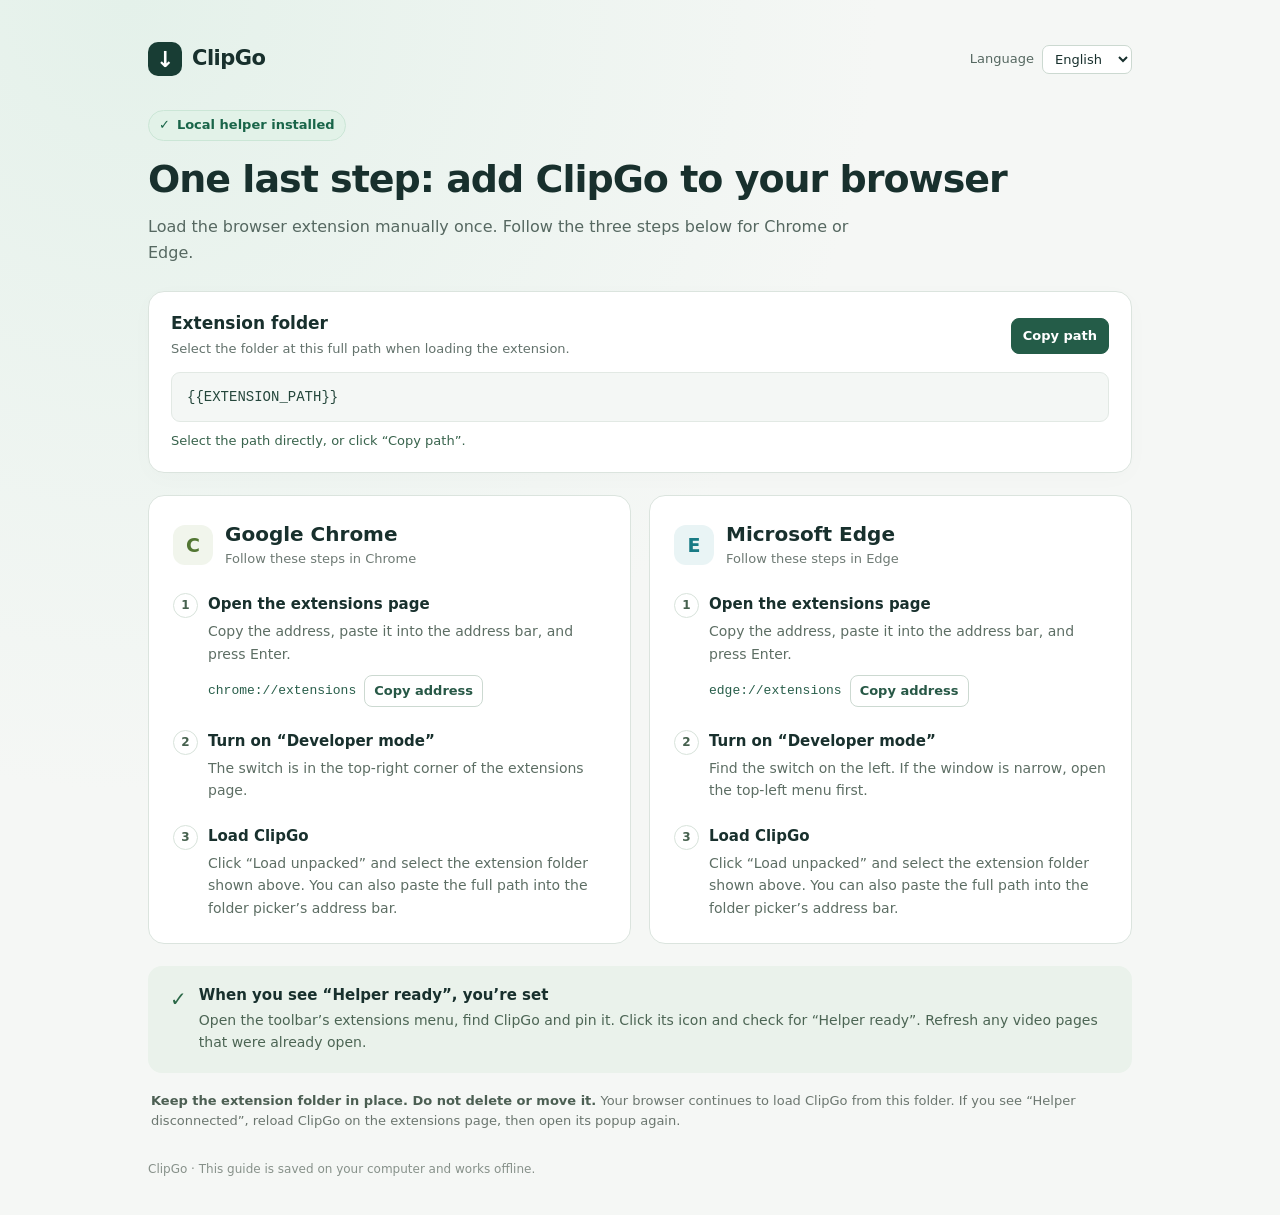
<file: packaging/windows/welcome.html>
<!doctype html>
<html lang="zh-CN">
<head>
  <meta charset="utf-8">
  <meta name="viewport" content="width=device-width, initial-scale=1">
  <meta name="color-scheme" content="light">
  <title data-i18n="page_title">ClipGo 安装完成 · 添加到浏览器</title>
  <style>
    :root {
      font-family: "Segoe UI", "Microsoft YaHei", "Yu Gothic UI", "Malgun Gothic", system-ui, sans-serif;
      color: #18302d;
      background: #f5f7f5;
      font-synthesis: none;
      line-height: 1.6;
    }
    * { box-sizing: border-box; }
    body {
      margin: 0;
      background: radial-gradient(ellipse at 10% 0, #e4f1ea 0, transparent 46%);
      min-height: 100vh;
    }
    button, select { font: inherit; }
    button, code[tabindex] { outline-offset: 4px; }
    :focus-visible { outline: 3px solid #247763; }
    main { max-width: 1040px; margin: 0 auto; padding: 42px 28px 36px; }
    .masthead { display: flex; flex-wrap: wrap; justify-content: space-between; align-items: center; gap: 18px; }
    .language { display: flex; align-items: center; gap: 8px; color: #566861; font-size: 13px; }
    .language select { max-width: 180px; border: 1px solid #ccd9d1; border-radius: 7px; padding: 5px 8px; background: #fff; color: #18302d; }
    .brand { display: flex; align-items: center; gap: 10px; font-size: 21px; font-weight: 750; letter-spacing: -.5px; }
    .brand-mark {
      display: grid; place-items: center; width: 34px; height: 34px;
      background: #183d34; color: #fff; border-radius: 10px; font-size: 22px;
    }
    .hero { padding: 34px 0 26px; }
    .status {
      display: inline-flex; align-items: center; gap: 7px;
      color: #196549; background: #e2f2e8; border: 1px solid #cbe6d6;
      padding: 4px 10px; border-radius: 999px; font-size: 13px; font-weight: 600;
    }
    h1 { margin: 14px 0 10px; font-size: clamp(27px, 4vw, 38px); line-height: 1.3; letter-spacing: -1px; }
    .intro { margin: 0; color: #566861; font-size: 16px; max-width: 710px; }
    .folder {
      background: #fff; border: 1px solid #dbe4de; border-radius: 16px;
      padding: 20px 22px; box-shadow: 0 5px 24px #183d3405;
    }
    .folder-heading { display: flex; align-items: center; justify-content: space-between; gap: 12px; margin-bottom: 12px; }
    h2 { font-size: 17px; line-height: 1.4; margin: 0; }
    .folder-label { color: #63726c; font-size: 13px; margin: 3px 0 0; }
    code {
      font-family: Consolas, "Cascadia Code", monospace;
      user-select: all; -webkit-user-select: all;
    }
    .path {
      display: block; padding: 13px 15px; background: #f4f7f5;
      border: 1px solid #e2e9e4; border-radius: 9px; color: #24463b;
      font-size: 14px; overflow-wrap: anywhere; white-space: pre-wrap;
    }
    .copy {
      flex: none; border: 1px solid #ccd9d1; background: #fff;
      color: #275846; border-radius: 8px; padding: 6px 11px;
      font-size: 13px; font-weight: 600; cursor: pointer; min-height: 36px;
    }
    .copy:hover { background: #edf5ef; border-color: #9db8a8; }
    .copy:disabled { cursor: wait; opacity: .65; }
    .copy.primary { color: #fff; background: #245c48; border-color: #245c48; }
    .copy.primary:hover { background: #194a38; }
    .copy-status { min-height: 21px; margin: 9px 0 0; font-size: 13px; color: #38634c; }
    .browsers { display: grid; grid-template-columns: repeat(2, minmax(0, 1fr)); gap: 18px; margin-top: 22px; }
    .browser { background: #fff; border: 1px solid #dbe4de; border-radius: 16px; padding: 24px; }
    .browser-heading { display: flex; align-items: center; gap: 12px; margin-bottom: 22px; }
    .browser-symbol {
      display: grid; place-items: center; width: 40px; height: 40px; flex: none;
      border-radius: 12px; background: #f1f5ec; color: #527633; font-size: 19px; font-weight: 700;
    }
    .edge .browser-symbol { background: #e9f4f5; color: #197b85; }
    .browser-heading h2 { font-size: 20px; }
    .browser-heading p { margin: 1px 0 0; font-size: 13px; color: #6e7a74; }
    ol { margin: 0; padding: 0; list-style: none; counter-reset: steps; }
    li { position: relative; padding-left: 35px; margin-bottom: 22px; counter-increment: steps; }
    li:last-child { margin-bottom: 0; }
    li::before {
      content: counter(steps); position: absolute; left: 0; top: 1px;
      width: 23px; height: 23px; display: grid; place-items: center;
      border: 1px solid #d8e3db; border-radius: 50%; color: #46614e; font-size: 12px; font-weight: 700;
    }
    li strong { display: block; font-size: 15px; font-weight: 650; }
    li p { margin: 4px 0 0; font-size: 14px; color: #5d6e64; }
    .address { display: flex; align-items: center; flex-wrap: wrap; gap: 8px; margin-top: 10px; }
    .address code { font-size: 13px; color: #285e4a; overflow-wrap: anywhere; }
    .address .copy { min-height: 32px; padding: 3px 9px; }
    .finish {
      display: flex; gap: 12px; align-items: flex-start; padding: 19px 22px;
      margin-top: 22px; border-radius: 14px; background: #eaf2eb;
    }
    .finish-icon { color: #2b6847; font-size: 20px; line-height: 1.4; }
    .finish h2 { font-size: 15px; margin: 0 0 3px; }
    .finish p { font-size: 14px; color: #4c6554; margin: 0; }
    .note { margin: 18px 3px 0; color: #6b766f; font-size: 13px; }
    .note strong { color: #4c5f53; font-weight: 600; }
    footer { padding-top: 28px; color: #87918a; font-size: 12px; }
    @media (max-width: 720px) {
      main { padding: 25px 18px; }
      .hero { padding-top: 25px; }
      .browsers { grid-template-columns: 1fr; }
      .folder, .browser { padding: 19px; }
    }
    @media (max-width: 380px) {
      main { padding-left: 12px; padding-right: 12px; }
      .folder-heading { align-items: flex-start; flex-direction: column; }
      .folder, .browser { padding: 16px; }
      li { padding-left: 31px; }
    }
    @media print {
      body { background: #fff; }
      main { padding: 0; }
      .copy, .copy-status, .language { display: none; }
      .browser, .folder, .finish { break-inside: avoid; }
    }
  </style>
</head>
<body>
  <main>
    <div class="masthead">
      <div class="brand"><span class="brand-mark" aria-hidden="true">↓</span>ClipGo</div>
      <label class="language"><span data-i18n="language">语言</span>
        <select id="language">
          <option value="zh_CN">简体中文</option>
          <option value="zh_TW">繁體中文</option>
          <option value="en">English</option>
          <option value="ja">日本語</option>
          <option value="ko">한국어</option>
        </select>
      </label>
    </div>
    <header class="hero">
      <span class="status"><span aria-hidden="true">✓</span><span data-i18n="installed">本地助手已安装</span></span>
      <h1 data-i18n="heading">最后一步，把 ClipGo 加入浏览器</h1>
      <p class="intro" data-i18n="intro">浏览器扩展需要你手动加载一次。选择正在使用的 Chrome 或 Edge，按下面 3 步完成。</p>
    </header>

    <section class="folder" aria-labelledby="folder-title">
      <div class="folder-heading">
        <div>
          <h2 id="folder-title" data-i18n="folder_title">扩展文件夹</h2>
          <p class="folder-label" data-i18n="folder_description">加载扩展时，选择这个完整路径对应的文件夹。</p>
        </div>
        <button type="button" class="copy primary" data-copy-target="extension-path" data-copy-name="path_name" data-i18n="copy_path">复制路径</button>
      </div>
      <code id="extension-path" class="path" tabindex="0" aria-label="完整扩展文件夹路径" data-i18n-aria-label="path_label">{{EXTENSION_PATH}}</code>
      <p id="copy-status" class="copy-status" role="status" aria-live="polite" aria-atomic="true" data-i18n="copy_hint">路径可以直接选中，也可以点击「复制路径」。</p>
    </section>

    <div class="browsers">
      <section class="browser chrome" aria-labelledby="chrome-title">
        <div class="browser-heading">
          <span class="browser-symbol" aria-hidden="true">C</span>
          <div><h2 id="chrome-title">Google Chrome</h2><p data-i18n="chrome_intro">在 Chrome 中完成以下操作</p></div>
        </div>
        <ol>
          <li>
            <strong data-i18n="open_extensions">打开扩展管理页</strong>
            <p data-i18n="open_extensions_description">复制地址，粘贴到浏览器地址栏，按 Enter。</p>
            <div class="address">
              <code id="chrome-address" tabindex="0">chrome://extensions</code>
              <button type="button" class="copy" data-copy-target="chrome-address" data-copy-name="chrome_address_name" data-i18n="copy_address">复制地址</button>
            </div>
          </li>
          <li><strong data-i18n="chrome_developer_mode">开启「开发者模式」</strong><p data-i18n="chrome_developer_description">开关在扩展管理页的右上角。</p></li>
          <li><strong data-i18n="load_clipgo">加载 ClipGo</strong><p data-i18n="chrome_load_description">点击「加载已解压的扩展程序」，选择上方的扩展文件夹。也可以把完整路径粘贴到文件夹选择窗口的地址栏。</p></li>
        </ol>
      </section>

      <section class="browser edge" aria-labelledby="edge-title">
        <div class="browser-heading">
          <span class="browser-symbol" aria-hidden="true">E</span>
          <div><h2 id="edge-title">Microsoft Edge</h2><p data-i18n="edge_intro">在 Edge 中完成以下操作</p></div>
        </div>
        <ol>
          <li>
            <strong data-i18n="open_extensions">打开扩展管理页</strong>
            <p data-i18n="open_extensions_description">复制地址，粘贴到浏览器地址栏，按 Enter。</p>
            <div class="address">
              <code id="edge-address" tabindex="0">edge://extensions</code>
              <button type="button" class="copy" data-copy-target="edge-address" data-copy-name="edge_address_name" data-i18n="copy_address">复制地址</button>
            </div>
          </li>
          <li><strong data-i18n="edge_developer_mode">开启「开发人员模式」</strong><p data-i18n="edge_developer_description">开关在扩展管理页的左侧；窗口较窄时，先展开左上角菜单。</p></li>
          <li><strong data-i18n="load_clipgo">加载 ClipGo</strong><p data-i18n="edge_load_description">点击「加载解压缩的扩展」，选择上方的扩展文件夹。也可以把完整路径粘贴到文件夹选择窗口的地址栏。</p></li>
        </ol>
      </section>
    </div>

    <section class="finish" aria-labelledby="finish-title">
      <span class="finish-icon" aria-hidden="true">✓</span>
      <div>
        <h2 id="finish-title" data-i18n="finish_title">看到「助手已就绪」，就可以开始下载了</h2>
        <p data-i18n="finish_description">打开浏览器工具栏的扩展菜单，找到 ClipGo 并固定到工具栏。点击 ClipGo 图标，确认显示「助手已就绪」；已经打开的视频页面请刷新一次。</p>
      </div>
    </section>
    <p class="note"><strong data-i18n="keep_folder">请保留上方的扩展文件夹，不要删除或移动。</strong> <span data-i18n="troubleshooting">浏览器会持续从这里加载 ClipGo。如果还显示「未连接助手」，先在扩展管理页重新加载 ClipGo，再打开弹窗检查。</span></p>
    <footer data-i18n="footer">ClipGo · 安装指引保存在本机，无需联网查看。</footer>
  </main>
  <script type="application/json" id="welcome-locales">{"page_title":{"zh_CN":"ClipGo 安装完成 · 添加到浏览器","zh_TW":"ClipGo 安裝完成 · 加入瀏覽器","en":"ClipGo installed · Add to your browser","ja":"ClipGo インストール完了 · ブラウザーに追加","ko":"ClipGo 설치 완료 · 브라우저에 추가"},"language":{"zh_CN":"语言","zh_TW":"語言","en":"Language","ja":"言語","ko":"언어"},"installed":{"zh_CN":"本地助手已安装","zh_TW":"本機助手已安裝","en":"Local helper installed","ja":"ローカルヘルパーをインストール済み","ko":"로컬 도우미 설치 완료"},"heading":{"zh_CN":"最后一步，把 ClipGo 加入浏览器","zh_TW":"最後一步，將 ClipGo 加入瀏覽器","en":"One last step: add ClipGo to your browser","ja":"最後に ClipGo をブラウザーへ追加","ko":"마지막 단계: 브라우저에 ClipGo 추가"},"intro":{"zh_CN":"浏览器扩展需要你手动加载一次。选择正在使用的 Chrome 或 Edge，按下面 3 步完成。","zh_TW":"瀏覽器擴充功能需要手動載入一次。選擇使用中的 Chrome 或 Edge，依照下方 3 個步驟完成。","en":"Load the browser extension manually once. Follow the three steps below for Chrome or Edge.","ja":"ブラウザーの拡張機能は、初回のみ手動で読み込む必要があります。Chrome または Edge の手順に沿って、3 ステップで設定できます。","ko":"브라우저 확장 프로그램은 처음 한 번 직접 추가해야 합니다. 사용 중인 Chrome 또는 Edge의 아래 3단계를 따라 진행하세요."},"folder_title":{"zh_CN":"扩展文件夹","zh_TW":"擴充功能資料夾","en":"Extension folder","ja":"拡張機能のフォルダー","ko":"확장 프로그램 폴더"},"folder_description":{"zh_CN":"加载扩展时，选择这个完整路径对应的文件夹。","zh_TW":"載入擴充功能時，請選擇此完整路徑所對應的資料夾。","en":"Select the folder at this full path when loading the extension.","ja":"拡張機能を読み込む際に、このパスのフォルダーを選択してください。","ko":"확장 프로그램을 추가할 때 이 전체 경로의 폴더를 선택하세요."},"copy_path":{"zh_CN":"复制路径","zh_TW":"複製路徑","en":"Copy path","ja":"パスをコピー","ko":"경로 복사"},"path_label":{"zh_CN":"完整扩展文件夹路径","zh_TW":"完整擴充功能資料夾路徑","en":"Full extension folder path","ja":"拡張機能フォルダーのフルパス","ko":"확장 프로그램 폴더의 전체 경로"},"copy_hint":{"zh_CN":"路径可以直接选中，也可以点击「复制路径」。","zh_TW":"可直接選取路徑，或點選「複製路徑」。","en":"Select the path directly, or click “Copy path”.","ja":"パスを直接選択するか、「パスをコピー」をクリックしてください。","ko":"경로를 직접 선택하거나 “경로 복사”를 클릭하세요."},"chrome_intro":{"zh_CN":"在 Chrome 中完成以下操作","zh_TW":"在 Chrome 中完成以下操作","en":"Follow these steps in Chrome","ja":"Chrome で次の操作を行います","ko":"Chrome에서 아래 단계를 진행하세요"},"edge_intro":{"zh_CN":"在 Edge 中完成以下操作","zh_TW":"在 Edge 中完成以下操作","en":"Follow these steps in Edge","ja":"Edge で次の操作を行います","ko":"Edge에서 아래 단계를 진행하세요"},"open_extensions":{"zh_CN":"打开扩展管理页","zh_TW":"開啟擴充功能管理頁面","en":"Open the extensions page","ja":"拡張機能の管理ページを開く","ko":"확장 프로그램 관리 페이지 열기"},"open_extensions_description":{"zh_CN":"复制地址，粘贴到浏览器地址栏，按 Enter。","zh_TW":"複製網址，貼到瀏覽器網址列，再按 Enter。","en":"Copy the address, paste it into the address bar, and press Enter.","ja":"アドレスをコピーしてブラウザーのアドレスバーに貼り付け、Enter キーを押します。","ko":"주소를 복사해 브라우저 주소창에 붙여넣고 Enter 키를 누르세요."},"copy_address":{"zh_CN":"复制地址","zh_TW":"複製網址","en":"Copy address","ja":"アドレスをコピー","ko":"주소 복사"},"chrome_developer_mode":{"zh_CN":"开启「开发者模式」","zh_TW":"開啟「開發人員模式」","en":"Turn on “Developer mode”","ja":"「デベロッパー モード」をオンにする","ko":"“개발자 모드” 켜기"},"chrome_developer_description":{"zh_CN":"开关在扩展管理页的右上角。","zh_TW":"開關位於擴充功能管理頁面的右上角。","en":"The switch is in the top-right corner of the extensions page.","ja":"拡張機能の管理ページ右上にあるスイッチをオンにします。","ko":"확장 프로그램 관리 페이지 오른쪽 위에 있는 스위치를 켜세요."},"edge_developer_mode":{"zh_CN":"开启「开发人员模式」","zh_TW":"開啟「開發人員模式」","en":"Turn on “Developer mode”","ja":"「開発者モード」をオンにする","ko":"“개발자 모드” 켜기"},"edge_developer_description":{"zh_CN":"开关在扩展管理页的左侧；窗口较窄时，先展开左上角菜单。","zh_TW":"開關位於擴充功能管理頁面的左側；視窗較窄時，請先展開左上角選單。","en":"Find the switch on the left. If the window is narrow, open the top-left menu first.","ja":"スイッチは管理ページの左側にあります。ウィンドウが狭い場合は、左上のメニューを先に開いてください。","ko":"스위치는 관리 페이지 왼쪽에 있습니다. 창이 좁으면 왼쪽 위 메뉴를 먼저 펼치세요."},"load_clipgo":{"zh_CN":"加载 ClipGo","zh_TW":"載入 ClipGo","en":"Load ClipGo","ja":"ClipGo を読み込む","ko":"ClipGo 추가하기"},"chrome_load_description":{"zh_CN":"点击「加载已解压的扩展程序」，选择上方的扩展文件夹。也可以把完整路径粘贴到文件夹选择窗口的地址栏。","zh_TW":"點選「載入未封裝項目」，選擇上方的擴充功能資料夾。也可將完整路徑貼到資料夾選擇視窗的網址列。","en":"Click “Load unpacked” and select the extension folder shown above. You can also paste the full path into the folder picker’s address bar.","ja":"「パッケージ化されていない拡張機能を読み込む」をクリックし、上の拡張機能フォルダーを選択します。フォルダー選択画面のアドレスバーにフルパスを貼り付けることもできます。","ko":"“압축 해제된 항목 로드”(Load unpacked)를 클릭하고 위의 확장 프로그램 폴더를 선택하세요. 폴더 선택 창의 주소창에 전체 경로를 붙여넣어도 됩니다."},"edge_load_description":{"zh_CN":"点击「加载解压缩的扩展」，选择上方的扩展文件夹。也可以把完整路径粘贴到文件夹选择窗口的地址栏。","zh_TW":"點選「載入解壓縮」(Load unpacked)，選擇上方的擴充功能資料夾。也可將完整路徑貼到資料夾選擇視窗的網址列。","en":"Click “Load unpacked” and select the extension folder shown above. You can also paste the full path into the folder picker’s address bar.","ja":"「展開して読み込み」（Load unpacked）をクリックし、上の拡張機能フォルダーを選択します。フォルダー選択画面のアドレスバーにフルパスを貼り付けることもできます。","ko":"“압축 풀린 파일 로드”(Load unpacked)를 클릭하고 위의 확장 프로그램 폴더를 선택하세요. 폴더 선택 창의 주소창에 전체 경로를 붙여넣어도 됩니다."},"finish_title":{"zh_CN":"看到「助手已就绪」，就可以开始下载了","zh_TW":"看到「助手已就緒」，即可開始下載","en":"When you see “Helper ready”, you’re set","ja":"「ヘルパー接続済み」と表示されれば準備完了","ko":"“도우미 준비됨”이 표시되면 준비 완료"},"finish_description":{"zh_CN":"打开浏览器工具栏的扩展菜单，找到 ClipGo 并固定到工具栏。点击 ClipGo 图标，确认显示「助手已就绪」；已经打开的视频页面请刷新一次。","zh_TW":"開啟瀏覽器工具列的擴充功能選單，找到 ClipGo 並釘選至工具列。點選 ClipGo 圖示，確認顯示「助手已就緒」；已開啟的影片頁面請重新整理一次。","en":"Open the toolbar’s extensions menu, find ClipGo and pin it. Click its icon and check for “Helper ready”. Refresh any video pages that were already open.","ja":"ツールバーの拡張機能メニューから ClipGo を見つけて固定します。アイコンをクリックし、「ヘルパー接続済み」と表示されることを確認してください。すでに開いている動画ページは再読み込みしてください。","ko":"브라우저 도구 모음의 확장 프로그램 메뉴에서 ClipGo를 찾아 고정하세요. 아이콘을 클릭해 “도우미 준비됨”이 표시되는지 확인하세요. 이미 열려 있던 동영상 페이지는 새로고침하세요."},"keep_folder":{"zh_CN":"请保留上方的扩展文件夹，不要删除或移动。","zh_TW":"請保留上方的擴充功能資料夾，不要刪除或移動。","en":"Keep the extension folder in place. Do not delete or move it.","ja":"上の拡張機能フォルダーは、削除や移動をせず、そのまま保管してください。","ko":"확장 프로그램 폴더를 삭제하거나 이동하지 마세요."},"troubleshooting":{"zh_CN":"浏览器会持续从这里加载 ClipGo。如果还显示「未连接助手」，先在扩展管理页重新加载 ClipGo，再打开弹窗检查。","zh_TW":"瀏覽器會持續從此處載入 ClipGo。如果仍顯示「未連線至助手」，請先在擴充功能管理頁面重新載入 ClipGo，再開啟彈出視窗檢查。","en":"Your browser continues to load ClipGo from this folder. If you see “Helper disconnected”, reload ClipGo on the extensions page, then open its popup again.","ja":"ブラウザーはこのフォルダーから ClipGo を読み込みます。「ヘルパー未接続」と表示される場合は、拡張機能の管理ページで ClipGo を再読み込みしてから、ポップアップを開き直してください。","ko":"브라우저는 이 폴더에서 ClipGo를 계속 불러옵니다. “도우미 연결 안 됨”이 표시되면 확장 프로그램 관리 페이지에서 ClipGo를 새로고침한 뒤 팝업을 다시 여세요."},"footer":{"zh_CN":"ClipGo · 安装指引保存在本机，无需联网查看。","zh_TW":"ClipGo · 安裝指引儲存於本機，不需連線即可查看。","en":"ClipGo · This guide is saved on your computer and works offline.","ja":"ClipGo · このガイドはパソコンに保存され、オフラインで閲覧できます。","ko":"ClipGo · 이 안내는 컴퓨터에 저장되며 인터넷 없이 볼 수 있습니다."},"path_name":{"zh_CN":"扩展文件夹路径","zh_TW":"擴充功能資料夾路徑","en":"the extension folder path","ja":"拡張機能フォルダーのパス","ko":"확장 프로그램 폴더 경로"},"chrome_address_name":{"zh_CN":"Chrome 扩展管理页地址","zh_TW":"Chrome 擴充功能管理頁面網址","en":"the Chrome extensions address","ja":"Chrome の拡張機能管理ページのアドレス","ko":"Chrome 확장 프로그램 관리 페이지 주소"},"edge_address_name":{"zh_CN":"Edge 扩展管理页地址","zh_TW":"Edge 擴充功能管理頁面網址","en":"the Edge extensions address","ja":"Edge の拡張機能管理ページのアドレス","ko":"Edge 확장 프로그램 관리 페이지 주소"},"copied":{"zh_CN":"已复制","zh_TW":"已複製","en":"Copied","ja":"コピーしました","ko":"복사됨"},"copy_success":{"zh_CN":"已复制$1。","zh_TW":"已複製$1。","en":"Copied $1.","ja":"$1をコピーしました。","ko":"$1 복사 완료."},"copy_selected":{"zh_CN":"自动复制未成功，已选中$1。请按 Ctrl+C 复制。","zh_TW":"自動複製未成功，已選取$1。請按 Ctrl+C 複製。","en":"Automatic copying failed. $1 is selected; press Ctrl+C to copy.","ja":"自動コピーできませんでした。$1を選択しました。Ctrl+C キーでコピーしてください。","ko":"자동 복사에 실패했습니다. $1 항목이 선택되어 있습니다. Ctrl+C를 눌러 복사하세요."},"copy_manual":{"zh_CN":"自动复制未成功，请手动选中$1，再按 Ctrl+C 复制。","zh_TW":"自動複製未成功，請手動選取$1，再按 Ctrl+C 複製。","en":"Automatic copying failed. Select $1 manually, then press Ctrl+C.","ja":"自動コピーできませんでした。$1を手動で選択し、Ctrl+C キーでコピーしてください。","ko":"자동 복사에 실패했습니다. $1 항목을 직접 선택한 뒤 Ctrl+C를 누르세요."},"copy_shortcut":{"zh_CN":"按 Ctrl+C 复制","zh_TW":"按 Ctrl+C 複製","en":"Press Ctrl+C","ja":"Ctrl+C でコピー","ko":"Ctrl+C로 복사"}}</script>
  <script>
    (() => {
      const messages = JSON.parse(document.getElementById("welcome-locales").textContent);
      const selector = document.getElementById("language");
      const status = document.getElementById("copy-status");
      let locale;
      function matchLanguage(language) {
        const tag = String(language || "en").toLowerCase().replace(/_/g, "-");
        if (tag === "zh" || tag.startsWith("zh-")) return /(?:^|-)(?:tw|hk|mo|hant)(?:-|$)/.test(tag) ? "zh_TW" : "zh_CN";
        return ["en", "ja", "ko"].find(value => tag === value || tag.startsWith(value + "-")) || "en";
      }
      function text(key, substitutions = []) {
        const value = messages[key]?.[locale] || messages[key]?.en || "";
        return value.replace(/\$(\d+)/g, (_, index) => String(substitutions[Number(index) - 1] || ""));
      }
      function applyLanguage(value) {
        locale = ["zh_CN", "zh_TW", "en", "ja", "ko"].includes(value) ? value : "en";
        selector.value = locale;
        document.documentElement.lang = locale.replace("_", "-");
        for (const element of document.querySelectorAll("[data-i18n]")) element.textContent = text(element.dataset.i18n);
        for (const element of document.querySelectorAll("[data-i18n-aria-label]")) element.setAttribute("aria-label", text(element.dataset.i18nAriaLabel));
      }
      applyLanguage(matchLanguage(navigator.language));
      selector.addEventListener("change", () => applyLanguage(selector.value));
      for (const button of document.querySelectorAll("[data-copy-target]")) {
        let resetTimer;
        button.addEventListener("click", async () => {
          const target = document.getElementById(button.dataset.copyTarget);
          if (!target) return;
          clearTimeout(resetTimer);
          button.disabled = true;
          try {
            if (!navigator.clipboard || !navigator.clipboard.writeText) throw new Error("clipboard unavailable");
            await navigator.clipboard.writeText(target.textContent);
            button.textContent = text("copied");
            status.textContent = text("copy_success", [text(button.dataset.copyName)]);
          } catch (_) {
            const selection = window.getSelection();
            if (selection) {
              target.focus({ preventScroll: true });
              const range = document.createRange();
              range.selectNodeContents(target);
              selection.removeAllRanges();
              selection.addRange(range);
              target.scrollIntoView({ block: "nearest" });
              status.textContent = text("copy_selected", [text(button.dataset.copyName)]);
              button.textContent = text("copy_shortcut");
            } else {
              status.textContent = text("copy_manual", [text(button.dataset.copyName)]);
            }
          } finally {
            button.disabled = false;
            resetTimer = setTimeout(() => { button.textContent = text(button.dataset.i18n); }, 3500);
          }
        });
      }
    })();
  </script>
</body>
</html>
</file>
<file: tools/wechat_channels/web_assets/app.css>
@charset "UTF-8";
:root{--bg:#f7f9f8;--paper:#fff;--ink:#20332b;--muted:#8a9690;--line:#e7ece9;--green:#17835f;--green-dark:#106c4e;--green-soft:#edf7f1;--shadow:0 8px 24px #243d2f0a;font-family:"Segoe UI","Microsoft YaHei UI",system-ui,sans-serif;color:var(--ink);font-size:14px;font-synthesis:none;color-scheme:light}
*{box-sizing:border-box}body{margin:0;background:var(--bg);min-width:560px;display:flex;flex-direction:column;height:100vh;overflow:hidden}button,input,select{font:inherit}button{cursor:pointer}button:disabled{cursor:default;opacity:.48}button,input,select{outline:none}button:focus-visible,input:focus-visible,select:focus-visible{outline:3px solid #52aa8555;outline-offset:3px}button{border:0}button:active:not(:disabled){transform:translateY(1px)}[hidden]{display:none!important}svg{width:19px;height:19px;fill:none;stroke:currentColor;stroke-width:1.65;stroke-linecap:round;stroke-linejoin:round;flex-shrink:0}.icon-library{position:absolute;width:0;height:0;overflow:hidden}.app-header{height:82px;min-height:82px;background:#ffffffeb;border-bottom:1px solid var(--line);display:flex;align-items:center;justify-content:space-between;padding:0 34px;gap:20px}.brand{display:flex;align-items:center;gap:11px;font-size:23px;font-weight:720;letter-spacing:-.8px;white-space:nowrap}.brand-mark{background:var(--green);color:white;display:grid;place-items:center;width:35px;height:35px;border-radius:11px;box-shadow:0 4px 10px #17835f20}.brand-mark svg{width:22px;height:22px;stroke-width:1.9}.brand-divider{height:18px;width:1px;background:#dfe6e2;margin:0 4px 0 10px}.brand-product{font-size:13px;font-weight:500;letter-spacing:1px;color:#8a9690}.header-actions{display:flex;gap:16px;align-items:center}.source-picker{position:relative;display:flex;align-items:center;gap:8px;color:#67766d;font-size:12px}.source-dot{width:6px;height:6px;border-radius:50%;background:#52a581}.source-picker select{appearance:none;border:0;background:transparent;padding:8px 22px 8px 0;color:inherit;cursor:pointer}.source-picker>svg{width:14px;height:14px;position:absolute;right:0;pointer-events:none}.button{height:39px;padding:0 16px;border-radius:9px;display:inline-flex;align-items:center;justify-content:center;gap:8px;white-space:nowrap;font-size:12px;font-weight:600;transition:background .16s,box-shadow .16s}.primary{background:var(--green);color:#fff;box-shadow:0 3px 8px #17835f12}.primary:hover:not(:disabled){background:var(--green-dark);box-shadow:0 4px 10px #17835f20}.secondary{background:var(--paper);border:1px solid var(--line);color:var(--ink)}.secondary:hover:not(:disabled){background:var(--green-soft);border-color:#cee4d7}.text-button{background:none;color:#7f8e85}.text-button:hover{background:#edf2ef}.icon-button{display:grid;place-items:center;background:transparent;color:#7b8982;border-radius:7px;width:30px;height:30px;padding:5px}.icon-button:hover{background:#e9f0eb;color:var(--ink)}.workspace{flex:1;min-height:0;overflow-y:auto;padding:28px 34px 32px;scrollbar-gutter:stable}.library-heading{display:flex;align-items:center;justify-content:space-between;gap:22px;margin-bottom:22px}.eyebrow{font-size:12px;font-weight:650;letter-spacing:2px;color:#a3afa8;line-height:1.5}.library-heading h1{font-size:24px;font-weight:650;letter-spacing:-.4px;display:flex;align-items:center;gap:12px;margin:6px 0 0;line-height:1.5}.count-pill{font-size:12px;letter-spacing:0;font-weight:600;background:#e9f0ec;color:#7e8d84;min-width:26px;height:24px;padding:0 8px;display:inline-flex;align-items:center;justify-content:center;border-radius:7px}.search-box{width:236px;height:39px;border:1px solid #e4ebe6;border-radius:10px;background:white;display:flex;align-items:center;gap:9px;padding:0 12px;box-shadow:0 1px 2px #23402f03}.search-box>svg{width:16px;height:16px;color:#9aa79f}.search-box input{border:0;background:none;min-width:0;width:100%;color:var(--ink);font-size:12px;height:100%}.search-box input::placeholder{color:#a4aea8}.search-box input:focus-visible{outline:0}.search-box:focus-within{border-color:#99c6ac;box-shadow:0 0 0 3px #dcece34d}.search-box input::-webkit-search-cancel-button{display:none}.search-box .icon-button{width:20px;height:20px;padding:2px;flex-shrink:0}.search-box .icon-button svg{width:13px;height:13px}.library-toolbar{display:flex;align-items:center;justify-content:space-between;gap:18px;margin:0 0 20px;min-height:31px}.filters{display:flex;align-items:center;gap:5px;background:#edf1ee;border:1px solid #e8eeea;border-radius:9px;padding:3px}.filter{background:transparent;color:#8c9891;font-size:12px;padding:6px 12px;border-radius:6px;white-space:nowrap;transition:.15s}.filter span{font-size:12px;margin-left:5px;font-variant-numeric:tabular-nums;color:#9caaa1}.filter.active{background:#fff;color:#356f51;box-shadow:0 1px 4px #1d403814;font-weight:600}.filter.active span{color:#6e9b80}.scan-status{display:flex;align-items:center;gap:7px;font-size:12px;color:#95a198;min-width:0;line-height:1.6}.status-dot{width:5px;height:5px;border-radius:50%;background:#91b49d;flex-shrink:0}.scan-status.busy .status-dot{animation:pulse 1.2s infinite}.scan-status.error .status-dot{background:#ca8d78}.error-banner{padding:12px 15px;font-size:12px;line-height:1.7;border-radius:10px;background:#fff4ed;color:#a66a4d;border:1px solid #f3e3d6;margin-bottom:18px}.video-grid{display:grid;grid-template-columns:repeat(auto-fill,minmax(218px,1fr));gap:20px;align-items:start}.video-card{background:var(--paper);border:1px solid var(--line);border-radius:15px;padding:8px;box-shadow:0 2px 6px #203e2e03;min-width:0;overflow:hidden;transition:box-shadow .2s,border-color .2s,transform .2s;animation:appear .22s both}.video-card:hover{border-color:#cbded2;box-shadow:0 10px 26px #203e2e0c;transform:translateY(-2px)}.cover-wrap{position:relative;aspect-ratio:3/4;overflow:hidden;border-radius:10px;background:#eaf0ec;isolation:isolate}.cover-action{border:0;background:transparent;padding:0;display:block;width:100%;height:100%;position:relative;overflow:hidden}.cover-backdrop,.cover-image{position:absolute;inset:0;width:100%;height:100%;pointer-events:none}.cover-backdrop{object-fit:cover;filter:blur(22px) brightness(.85);transform:scale(1.18);opacity:.45}.cover-image{object-fit:contain;z-index:1}.cover-placeholder{position:absolute;inset:0;display:flex;flex-direction:column;align-items:center;justify-content:center;gap:10px;color:#a7b5ad;font-size:12px;background:linear-gradient(130deg,#edf3ef,#e7eeea)}.cover-placeholder svg{width:30px;height:30px;stroke-width:1.1}.duration-badge{position:absolute;right:9px;bottom:9px;font-size:12px;font-variant-numeric:tabular-nums;line-height:20px;height:20px;padding:0 6px;border-radius:5px;background:#0b1a138c;color:#fff;backdrop-filter:blur(8px);z-index:3;pointer-events:none}.saved-badge{position:absolute;top:10px;left:10px;display:flex;align-items:center;gap:4px;background:#ffffffed;color:#2e8058;padding:4px 7px;border-radius:5px;font-size:12px;z-index:3}.saved-badge svg{width:12px;height:12px;stroke-width:2}.card-more{position:absolute;right:8px;top:8px;background:#ffffffeb;z-index:3;opacity:0;transition:opacity .15s;box-shadow:0 2px 5px #19322310}.video-card:hover .card-more,.video-card:focus-within .card-more{opacity:1}.card-info{padding:13px 5px 5px}.card-title{font-size:13px;font-weight:600;line-height:1.65;color:#324239;padding:0;margin:0;width:100%;text-align:left;background:none;display:-webkit-box;-webkit-line-clamp:2;-webkit-box-orient:vertical;overflow:hidden;min-height:43px;word-break:break-word}.card-title:hover{color:var(--green)}.card-bottom{display:flex;align-items:center;justify-content:space-between;gap:8px;margin-top:12px}.card-author{color:#95a197;font-size:12px;overflow:hidden;text-overflow:ellipsis;white-space:nowrap;min-width:0}.card-download{display:flex;align-items:center;justify-content:center;gap:5px;background:var(--green-soft);color:var(--green);border:1px solid #e1eee6;font-size:12px;font-weight:600;height:30px;min-width:67px;padding:0 9px;border-radius:7px;flex-shrink:0;transition:background .15s,color .15s}.card-download svg{width:14px;height:14px}.card-download:hover:not(:disabled){background:var(--green);color:#fff;border-color:var(--green)}.card-download.is-busy svg{animation:pulse 1s infinite}.card-error{font-size:12px;margin:9px 0 0;color:#b1856c}.empty-state{min-height:340px;display:flex;flex-direction:column;align-items:center;justify-content:center;padding:36px 0 50px;text-align:center}.empty-illustration{width:110px;height:105px;position:relative;margin-bottom:20px}.empty-tile{position:absolute;width:63px;height:81px;border-radius:12px;border:1px solid #dce8df}.tile-back{left:12px;top:4px;background:#e7f0ea;transform:rotate(-14deg)}.tile-front{left:35px;top:14px;background:#fff;box-shadow:0 6px 20px #36644b12;display:grid;place-items:center;transform:rotate(9deg)}.tile-front svg{width:25px;height:25px;color:#79aa8b;stroke-width:1.3}.empty-spark{position:absolute;right:1px;top:0;color:#99b7a1;font-size:22px;font-weight:300}.empty-state h2{margin:0;font-size:18px;font-weight:600}.empty-state p{font-size:12px;color:#98a39c;line-height:1.8;margin:10px 0 21px;max-width:380px}.download-panel{flex-shrink:0;display:flex;align-items:center;gap:15px;margin:0 34px 16px;padding:15px 18px;background:white;border:1px solid #dfeae3;border-radius:13px;box-shadow:var(--shadow)}.download-icon{display:grid;place-items:center;width:36px;height:36px;background:var(--green-soft);color:var(--green);border-radius:10px;flex-shrink:0}.download-content{min-width:0;flex:1}.download-top{display:flex;align-items:center;gap:12px;font-size:12px;margin-bottom:7px}.download-top strong{color:#40795a;font-weight:600;flex-shrink:0}.download-top #download-title{overflow:hidden;white-space:nowrap;text-overflow:ellipsis;color:#9ba69f;flex:1}.download-top #download-amount{font-size:12px;color:#91a097;flex-shrink:0;font-variant-numeric:tabular-nums}progress{display:block;appearance:none;border:0;width:100%;height:4px;border-radius:4px;overflow:hidden;background:#edf2ee}progress::-webkit-progress-bar{background:#edf2ee}progress::-webkit-progress-value{background:#3b9b72;border-radius:4px;transition:width .2s}.download-content p{font-size:12px;color:#9ba79f;line-height:1.5;margin:5px 0 0;overflow:hidden;text-overflow:ellipsis;white-space:nowrap}.download-panel.has-error{border-color:#ead8cb}.download-panel.has-error .download-top strong{color:#ae7455}.app-footer{height:54px;min-height:54px;border-top:1px solid var(--line);display:flex;align-items:center;gap:10px;padding:0 34px;background:#ffffffbf;color:#a0aaa3;font-size:12px}.app-footer>svg{width:15px;height:15px;stroke-width:1.5}.footer-label{flex-shrink:0}.folder-path{max-width:500px;overflow:hidden;text-overflow:ellipsis;white-space:nowrap;min-width:0}.footer-link{background:transparent;color:#6b8876;padding:6px 2px;font-size:12px;white-space:nowrap;display:flex;gap:5px;align-items:center}.footer-link:hover{color:#176c4c}.footer-link svg{width:12px;height:12px}.footer-divider{height:12px;width:1px;background:#e3eae5;margin:0 5px}.app-footer #choose-folder{margin-left:auto}.app-footer #open-folder{flex-shrink:0}.toast{position:fixed;left:50%;bottom:73px;transform:translateX(-50%);max-width:75%;padding:12px 20px;border-radius:10px;background:#263f32f0;color:#fff;font-size:12px;box-shadow:0 8px 25px #153b2d20;z-index:20;line-height:1.6;text-align:center}dialog{width:min(710px,90vw);padding:25px;border:1px solid #e5ece6;border-radius:20px;box-shadow:0 20px 80px #17342126;background:#fff;color:var(--ink);overflow:visible}dialog::backdrop{background:#14271c55;backdrop-filter:blur(5px)}.dialog-close{position:absolute;right:12px;top:12px;background:#f2f5f2;z-index:2}.details-layout{display:grid;grid-template-columns:220px minmax(0,1fr);gap:25px}.detail-cover{position:relative;background:#edf2ee;border-radius:12px;overflow:hidden;aspect-ratio:3/4;display:grid;place-items:center}.detail-cover img{width:100%;height:100%;object-fit:contain}.detail-cover #detail-placeholder{display:flex;flex-direction:column;align-items:center;gap:12px;color:#9fac9f;font-size:12px}.details-text{display:flex;flex-direction:column;align-items:flex-start;padding:19px 4px 3px;min-width:0}.details-text h2{font-size:17px;line-height:1.8;font-weight:600;margin:12px 0;max-height:190px;overflow:auto;white-space:pre-wrap;word-break:break-word;width:100%;padding-right:6px}.details-text p{font-size:12px;color:#94a195;margin:0 0 20px}.details-text .button{margin-top:auto}.is-scanning #refresh>svg{animation:spin 1.1s linear infinite}.skeleton{pointer-events:none}.skeleton-cover{aspect-ratio:3/4;border-radius:10px;background:linear-gradient(100deg,#eaf0eb 25%,#f2f6f3 40%,#eaf0eb 55%);background-size:200% 100%;animation:shimmer 1.7s infinite}.skeleton-line{height:10px;border-radius:4px;background:#edf2ee;margin:17px 6px;width:80%}.skeleton-line.short{width:45%;margin-top:0}.scan-status.busy{color:#78a38a}::-webkit-scrollbar{width:6px;height:6px}::-webkit-scrollbar-thumb{background:#d8e2db;border-radius:8px}::-webkit-scrollbar-track{background:transparent}
@keyframes spin{to{transform:rotate(360deg)}}@keyframes pulse{50%{opacity:.3}}@keyframes shimmer{to{background-position:-200% 0}}@keyframes appear{from{opacity:0;transform:translateY(5px)}to{opacity:1;transform:translateY(0)}}
@media(min-width:1450px){.workspace{padding-left:48px;padding-right:48px}.video-grid{grid-template-columns:repeat(auto-fill,minmax(245px,1fr));gap:24px}}
@media(max-width:900px){.app-header{padding:0 24px;height:73px;min-height:73px}.workspace{padding:24px}.app-footer{padding:0 24px}.download-panel{margin:0 24px 12px}.header-actions{gap:10px}.video-grid{grid-template-columns:repeat(auto-fill,minmax(205px,1fr));gap:16px}.brand-divider,.brand-product{display:none}.search-box{width:215px}.scan-status{font-size:12px}}
@media(max-width:650px){.workspace{padding:20px}.source-picker{font-size:12px}.source-dot{display:none}.library-heading{gap:15px}.library-heading h1{font-size:20px}.search-box{width:190px}.eyebrow{font-size:12px}.scan-status{max-width:180px}.app-footer{padding:0 20px}.details-layout{grid-template-columns:160px minmax(0,1fr);gap:16px}.details-text h2{font-size:15px}.brand{font-size:21px}.brand-mark{width:31px;height:31px}.app-header{padding:0 20px}.video-grid{grid-template-columns:repeat(2,minmax(0,1fr));gap:12px}.card-info{padding-left:3px;padding-right:3px}}
@media(prefers-reduced-motion:reduce){*,*:before,*:after{animation:none!important;transition:none!important;scroll-behavior:auto!important}}

/* Compact library and local playback. */
:root{--bg:#f8faf9;--ink:#273b30;--green:#188561;--line:#e6ece8}
.app-header{height:70px;min-height:70px;padding:0 28px;position:relative;z-index:10}
.brand{font-size:21px;gap:9px}.brand-mark{width:31px;height:31px;border-radius:9px}.brand-mark svg{width:20px;height:20px}
.header-actions{gap:12px}.search-box{width:260px;height:36px;background:#f8faf9;box-shadow:none}.button{height:36px;border-radius:8px}.settings-trigger{width:34px;height:34px;color:#6f8074}
.workspace{padding:19px 28px 28px;scrollbar-gutter:stable}.library-toolbar{margin-bottom:17px;min-height:30px;gap:12px}.library-source{display:flex;align-items:center;gap:9px;min-width:0}.count-pill{background:transparent;color:#9aa99f;padding:0;min-width:10px;font-size:12px}
.source-picker{position:relative;font-size:12px;color:#455e4e}.source-trigger{display:flex;align-items:center;gap:7px;background:none;color:inherit;padding:6px 2px;font-size:12px;font-weight:600}.source-trigger>svg{width:13px;height:13px;transition:transform .15s}.source-trigger[aria-expanded="true"]>svg{transform:rotate(180deg)}
.popover{position:absolute;background:#fff;border:1px solid #e3eae5;box-shadow:0 12px 40px #203e2e1c,0 2px 6px #203e2e08;border-radius:13px;z-index:12;animation:appear .12s both}
.source-menu{top:36px;left:0;width:260px;padding:6px}.source-option{width:100%;display:flex;align-items:center;justify-content:space-between;gap:12px;border-radius:8px;background:#fff;text-align:left;padding:12px 11px;color:#627568}.source-option strong{display:block;font-size:12px;font-weight:600;color:#364f40}.source-option small{display:block;font-size:12px;color:#94a297;margin-top:4px;font-weight:400}.source-option>svg{width:16px;height:16px;opacity:0;color:var(--green)}.source-option[aria-selected="true"]{background:#edf7f0}.source-option[aria-selected="true"]>svg{opacity:1}.source-option:hover{background:#f1f6f2}.source-option:focus-visible{outline:2px solid #75b997;outline-offset:-2px}
.settings-menu{right:28px;top:61px;width:290px;padding:18px}.menu-label{font-size:12px;color:#97a49c;margin-bottom:10px}.settings-menu .filters{display:inline-flex;width:100%}.settings-menu .filter{flex:1}.menu-separator{height:1px;background:#edf1ee;margin:16px 0}.folder-path{font-size:12px;color:#6b8072;line-height:1.8;max-width:100%;overflow-wrap:anywhere;white-space:normal;margin:0 0 7px}.folder-actions{display:flex;justify-content:space-between}.shortcut-hint{font-size:12px;color:#a1aea5;margin:18px 0 0;line-height:1.6}
.sync-controls{display:flex;align-items:center;gap:16px}.scan-status{font-size:12px;min-width:45px}.auto-refresh{display:flex;align-items:center;gap:7px;background:none;padding:4px 0;color:#7f9385;font-size:12px}.switch-track{width:24px;height:14px;border-radius:20px;background:#cdd8d0;position:relative;display:block;flex-shrink:0;transition:background .16s}.switch-track:after{content:"";position:absolute;width:10px;height:10px;background:#fff;border-radius:50%;left:2px;top:2px;box-shadow:0 1px 3px #1b4c3520;transition:transform .16s}.auto-refresh[aria-checked="true"] .switch-track{background:#54a27c}.auto-refresh[aria-checked="true"] .switch-track:after{transform:translateX(10px)}

.video-grid{grid-template-columns:repeat(auto-fill,minmax(218px,1fr));gap:18px}.video-card{padding:6px;border-radius:12px;box-shadow:none;cursor:pointer;animation:none;border-color:#e6ece8;outline:none}.video-card:hover,.video-card:focus-within{border-color:#68b38d;box-shadow:0 0 0 2px #55a77b20,0 8px 24px #244c3314;transform:translateY(-2px)}.video-card:focus-visible{outline:2px solid #62ac83;outline-offset:3px}.cover-wrap{border-radius:8px;aspect-ratio:3/4}.card-info{padding:11px 5px 5px}.card-title{font-size:12px;line-height:1.7;min-height:41px;font-weight:550}.card-bottom{margin-top:9px}.card-download{height:28px;min-width:62px;border-color:transparent;background:#f0f7f2}.card-author{font-size:12px;color:#91a096}
.cover-play{position:absolute;left:50%;top:50%;width:46px;height:46px;transform:translate(-50%,-45%);display:grid;place-items:center;z-index:4;color:white;background:#1735258c;border:1px solid #ffffff66;box-shadow:0 4px 20px #172c2640;border-radius:50%;opacity:0;transition:opacity .16s,transform .16s;backdrop-filter:blur(8px);pointer-events:none}.cover-play svg{width:22px;height:22px;fill:white;stroke-width:1;margin-left:3px}.video-card:hover .cover-play,.video-card:focus-within .cover-play{opacity:1;transform:translate(-50%,-50%)}.new-badge{position:absolute;left:8px;top:8px;padding:4px 7px;border-radius:5px;background:#188561;color:white;font-size:12px;z-index:3}.saved-badge:not([hidden])~.new-badge{top:35px}.download-panel{margin:0 28px 18px;padding:12px 16px;border-radius:11px}.toast{bottom:26px}
dialog{width:min(890px,94vw);max-height:92vh;padding:0;overflow:hidden;border-radius:15px;background:#fff}.dialog-close{background:#ffffffeb;color:#546959;top:12px;right:12px;z-index:6;box-shadow:0 2px 8px #122d2110}.details-layout{grid-template-columns:minmax(0,1fr) 260px;gap:0;min-height:460px;max-height:88vh}.detail-cover{aspect-ratio:auto;border-radius:0;background:#101712;min-height:460px;max-height:88vh;height:min(680px,78vh);position:relative}.detail-cover img{position:absolute;inset:0;opacity:.5}.detail-cover video{position:absolute;inset:0;width:100%;height:100%;object-fit:contain;background:#101712;outline:none}.preview-loading{position:absolute;inset:0;display:flex;flex-direction:column;justify-content:center;align-items:center;gap:18px;padding:36px;background:#10201660;color:#e4eee7;font-size:12px;line-height:1.8;text-align:center;z-index:3;pointer-events:none}.preview-loading button{pointer-events:auto}.preview-loading progress{width:min(200px,70%);height:3px;background:#ffffff40}.preview-loading progress::-webkit-progress-bar{background:#ffffff30}.preview-loading progress::-webkit-progress-value{background:#7fc69d}.preview-spinner{width:24px;height:24px;border:2px solid #ffffff44;border-top-color:#fff;border-radius:50%;animation:spin .9s linear infinite}.preview-loading.has-error .preview-spinner{display:none}.details-text{padding:48px 25px 25px}.details-text h2{font-size:14px;line-height:1.9;max-height:270px;margin:0 0 15px;padding-right:0}.details-text p{font-size:12px;line-height:1.8;overflow-wrap:anywhere}.details-text .shortcut-hint{margin:0 0 24px}.details-text .button{width:100%;margin-top:auto}.detail-cover #detail-placeholder{color:#7e9c89}
@media(min-width:1450px){.workspace{padding-left:40px;padding-right:40px}.video-grid{grid-template-columns:repeat(auto-fill,minmax(235px,1fr));gap:20px}}
@media(max-width:900px){.app-header{padding:0 22px}.workspace{padding:18px 22px 22px}.video-grid{grid-template-columns:repeat(auto-fill,minmax(205px,1fr));gap:15px}.search-box{width:225px}.settings-menu{right:22px}.download-panel{margin:0 22px 14px}.details-layout{grid-template-columns:minmax(0,1fr) 230px}.details-text{padding:46px 20px 20px}}
@media(max-width:650px){.app-header{padding:0 18px;height:64px;min-height:64px}.brand{font-size:19px}.brand-mark{width:28px;height:28px}.header-actions{gap:8px}.search-box{width:170px}.workspace{padding:15px 18px 22px}.video-grid{grid-template-columns:repeat(2,minmax(0,1fr));gap:12px}.settings-menu{right:18px;top:56px}.sync-controls{gap:10px}.details-layout{grid-template-columns:minmax(0,1fr) 190px}.details-text{padding:46px 15px 20px}.details-text h2{font-size:12px}.download-panel{margin:0 18px 12px}}


/* Readable controls and local library cleanup. */
small{font-size:12px}
.library-toolbar{min-height:36px;flex-wrap:wrap;row-gap:10px}
.library-source{flex-shrink:0}
.sync-controls{gap:14px;flex-wrap:wrap;justify-content:flex-end;row-gap:8px}
.scan-status,.auto-refresh,.clear-library{white-space:nowrap}
.clear-library{display:inline-flex;align-items:center;justify-content:center;gap:6px;min-height:32px;padding:5px 9px;border:1px solid transparent;border-radius:7px;background:transparent;color:#7d8d83;font-size:12px;line-height:1.5;flex-shrink:0}
.clear-library svg{width:15px;height:15px}
.clear-library:hover:not(:disabled){background:#fff1ed;border-color:#f1d9d1;color:#a24e3c}
.clear-library:focus-visible{outline-color:#cb8f7755}
.video-card{position:relative}
.card-remove{position:absolute;top:8px;right:8px;z-index:5;width:30px;height:30px;padding:6px;border:1px solid #ffffffc7;background:#ffffffed;color:#819085;box-shadow:0 2px 8px #183d2614;opacity:.72;transition:opacity .15s,background .15s,color .15s}
.card-remove svg{width:16px;height:16px}
.video-card:hover .card-remove,.video-card:focus-within .card-remove{opacity:1}
.card-remove:hover:not(:disabled),.card-remove:focus-visible{background:#fff0eb;color:#a54f3e;border-color:#f0d0c4;opacity:1}
.card-remove:focus-visible{outline-color:#cb8f7755}
.card-download{min-height:32px;min-width:72px;line-height:1.5}
.card-author{line-height:1.6}
.duration-badge{height:22px;line-height:22px;padding:0 7px}
.saved-badge,.new-badge{line-height:1.25}
.download-top{row-gap:5px}
.download-content p{line-height:1.6}
.source-option small{line-height:1.6}
.shortcut-hint{line-height:1.7}
#preview-video::-webkit-media-controls-current-time-display,#preview-video::-webkit-media-controls-time-remaining-display{font-size:12px}
#clear-dialog.clear-dialog{width:min(420px,calc(100vw - 40px));max-height:calc(100vh - 40px);padding:25px;border-radius:14px;overflow:auto}
.clear-dialog h2{margin:0 0 12px;font-size:17px;line-height:1.5;font-weight:650;color:#34473b}
.clear-dialog p{margin:0;color:#7b8c80;font-size:12px;line-height:1.9;overflow-wrap:anywhere}
.clear-dialog-actions{display:flex;align-items:center;justify-content:flex-end;gap:10px;margin-top:24px}
.clear-dialog-actions button{display:inline-flex;align-items:center;justify-content:center;min-height:36px;min-width:76px;padding:8px 15px;border-radius:8px;font-size:12px;line-height:1.5;font-weight:600}
.cancel-clear{color:#5f7466;background:#f0f5f1;border:1px solid #e0e9e2}
.cancel-clear:hover:not(:disabled){background:#e7efe9}
.danger-button{color:#fff;background:#b75c47;border:1px solid #b75c47}
.danger-button:hover:not(:disabled){background:#a44d39;border-color:#a44d39}
.danger-button:focus-visible{outline-color:#cb8f7770}
@media(max-width:900px){
  .sync-controls{gap:10px}.clear-library{padding-inline:7px}
  .download-panel{gap:11px}.download-top{column-gap:8px}
}
@media(max-width:650px){
  .library-toolbar{align-items:center;gap:8px}.library-source{gap:7px}
  .sync-controls{gap:8px}.scan-status{gap:5px;min-width:0}
  .auto-refresh{gap:6px}.clear-library{gap:4px;padding:5px 6px}
  .card-info{padding-top:10px}.card-bottom{gap:6px}
  .download-panel{flex-wrap:wrap;gap:9px;padding:12px}
  .download-content{flex-basis:calc(100% - 50px)}
  .download-panel>.button{margin-left:auto}.download-top{flex-wrap:wrap}
  .download-top #download-title{min-width:70px}
  .download-top #download-amount{margin-left:auto}
  .details-text{padding:46px 15px 20px}.details-text p{margin-bottom:14px}
  .preview-loading{padding:22px;gap:14px}
  #clear-dialog.clear-dialog{padding:22px}
}
@media(hover:none){.card-remove{opacity:1}}

.engagement-stats{display:grid;grid-template-columns:repeat(4,minmax(0,1fr));gap:4px;width:100%;color:#7c8e82}
.page-button-toggle{display:flex;align-items:center;justify-content:space-between;width:100%;padding:8px 0;border:0;background:transparent;color:inherit;font:inherit;font-size:13px;cursor:pointer}
.page-button-toggle[aria-checked="true"] .switch-track{background:#19a66a}.page-button-toggle[aria-checked="true"] .switch-track::after{transform:translateX(12px)}
.page-button-status{font-size:12px;line-height:1.6;color:#64746b;margin:2px 0 8px}.page-button-toggle:disabled{opacity:.55;cursor:wait}
.settings-menu{max-height:calc(100vh - 84px);overflow-y:auto}.certificate-choice{display:flex;align-items:center;gap:8px;font-size:13px;margin-top:14px;cursor:pointer}.certificate-choice input{width:15px;height:15px;accent-color:#19a66a;margin:0}.page-certificate-hint{font-size:12px;line-height:1.6;color:#64746b;margin:6px 0}.certificate-actions{display:flex;align-items:center;justify-content:space-between;font-size:12px;color:#64746b;margin-top:8px}.certificate-actions button{font-size:12px}
.stat-cell{display:flex;flex-direction:column;align-items:center;justify-content:center;gap:6px;min-width:0;line-height:1.4}
.stat-cell svg{width:18px;height:18px;stroke-width:1.45;color:#8b9b91}
.stat-cell [data-stat]{display:block;font-size:12px;font-weight:400;font-variant-numeric:tabular-nums;white-space:nowrap}
.card-stats{border-top:1px solid #edf1ee;margin-top:12px;padding-top:10px;padding-bottom:3px}
#detail-stats{margin:0 0 23px;padding:14px 0;border-top:1px solid #edf1ee;border-bottom:1px solid #edf1ee;gap:2px}
#detail-stats .stat-cell svg{width:19px;height:19px}
@media(max-width:650px){.card-stats{margin-top:11px}.engagement-stats{gap:2px}#detail-stats{padding:12px 0;margin-bottom:18px}}
</file>
<file: extension/popup.css>
:root {
  --bg: #ffffff;
  --surface: #f5f6f8;
  --border: #e3e5ea;
  --text: #16181d;
  --muted: #6b7280;
  --accent: #e8364f;
  --accent-2: #8b5cf6;
  --ok: #16a34a;
  --warn: #d97706;
  --err: #dc2626;
  --yt: #ff0033;
  --ig: #d62976;
  --bili: #00a1d6;
  --twitter: #536471;
  color-scheme: light;
}
@media (prefers-color-scheme: dark) {
  :root {
    --bg: #17181c;
    --surface: #212329;
    --border: #2f323a;
    --text: #eceef2;
    --muted: #9aa1ad;
    --err: #f87171;
    --ok: #4ade80;
    color-scheme: dark;
  }
}

* { box-sizing: border-box; }
body {
  margin: 0;
  width: 400px;
  max-width: 100%;
  max-height: 580px;
  background: var(--bg);
  color: var(--text);
  font: 13px/1.45 -apple-system, BlinkMacSystemFont, "Segoe UI", "Microsoft YaHei", "PingFang SC", "Yu Gothic UI", "Malgun Gothic", sans-serif;
}
button { font: inherit; cursor: pointer; }
button:disabled { cursor: default; opacity: .5; }
code {
  font: 12px ui-monospace, SFMono-Regular, Consolas, monospace;
  background: var(--bg);
  border: 1px solid var(--border);
  border-radius: 4px;
  padding: 1px 5px;
}

.top {
  display: flex; align-items: center; justify-content: space-between;
  padding: 12px 14px 10px; gap: 12px;
}
.brand { display: flex; align-items: center; gap: 8px; font-weight: 700; font-size: 15px; flex-shrink: 0; }
.status {
  display: flex; align-items: center; gap: 6px;
  border: 1px solid var(--border); background: var(--surface); color: var(--muted);
  border-radius: 999px; padding: 3px 10px; font-size: 12px; min-width: 0;
}
.dot { width: 7px; height: 7px; border-radius: 50%; background: var(--muted); flex-shrink: 0; }
.status.ok .dot { background: var(--ok); }
.status.bad .dot { background: var(--err); }
.status.bad { color: var(--err); }

.setup {
  margin: 0 14px 10px; padding: 12px; border-radius: 10px;
  border: 1px solid color-mix(in srgb, var(--warn) 40%, var(--border));
  background: color-mix(in srgb, var(--warn) 8%, var(--bg));
}
.setup h2 { margin: 0 0 4px; font-size: 13px; }
.setup p { margin: 0 0 8px; }
.os { display: flex; gap: 8px; align-items: baseline; margin: 4px 0; }
.os b { width: 64px; flex: none; }
.os > span { min-width: 0; overflow-wrap: anywhere; }
code { overflow-wrap: anywhere; }

.card {
  margin: 0 14px; padding: 12px; border-radius: 12px;
  background: var(--surface); border: 1px solid var(--border);
}
.source { display: flex; align-items: center; gap: 8px; margin-bottom: 8px; min-height: 20px; }
.badge {
  font-size: 11px; font-weight: 700; padding: 1px 8px; border-radius: 999px;
  background: var(--border); color: var(--muted);
}
.badge.youtube { background: var(--yt); color: #fff; }
.badge.instagram { background: linear-gradient(90deg, #feda75, #d62976 45%, #4f5bd5); color: #fff; }
.badge.bilibili { background: var(--bili); color: #fff; white-space: nowrap; }
.badge.twitter { background: var(--twitter); color: #fff; }
.hint { color: var(--muted); font-size: 12px; min-width: 0; overflow-wrap: anywhere; }
#url {
  width: 100%; padding: 8px 10px; border-radius: 8px;
  border: 1px solid var(--border); background: var(--bg); color: var(--text); font: inherit;
}
#url:focus, select:focus { outline: 2px solid color-mix(in srgb, var(--accent) 45%, transparent); outline-offset: 0; }
.supported { margin: 7px 0 0; font-size: 11px; line-height: 1.5; }
.badge.xiaohongshu, .task-site.xiaohongshu { background: #f43f5e; color: #fff; }
.badge.tiktok, .task-site.tiktok { background: #167d86; color: #fff; }
.badge.douyin, .task-site.douyin { background: #5850a0; color: #fff; }
.badge.tencent, .task-site.tencent { background: #137c47; color: #fff; }
.badge { flex-shrink: 0; }
.row { display: flex; gap: 8px; margin-top: 8px; }
select {
  flex: 1; min-width: 0; padding: 7px 8px; border-radius: 8px;
  border: 1px solid var(--border); background: var(--bg); color: var(--text); font: inherit;
}
.primary {
  flex: none; max-width: 55%; border: 0; border-radius: 8px; padding: 7px 12px; color: #fff; font-weight: 600;
  background: linear-gradient(135deg, var(--accent), var(--accent-2));
}
.primary:not(:disabled):hover { filter: brightness(1.08); }
.ghost {
  border: 1px solid var(--border); background: var(--bg); color: var(--text);
  border-radius: 7px; padding: 5px 10px;
}
.ghost:hover { border-color: var(--muted); }
.small { padding: 3px 9px; font-size: 12px; }
.link { border: 0; background: none; color: var(--muted); padding: 0; font-size: 12px; }
.link:hover { color: var(--text); text-decoration: underline; }
.error { color: var(--err); margin: 8px 0 0; font-size: 12px; }
.muted { color: var(--muted); font-size: 12px; }

.tasks { padding: 12px 14px 4px; }
.tasks-head { display: flex; justify-content: space-between; align-items: center; gap: 12px; }
.tasks h3 { margin: 0; font-size: 12px; color: var(--muted); font-weight: 600; }
#taskList { list-style: none; margin: 6px 0 0; padding: 0; max-height: 250px; overflow-y: auto; }
.empty { color: var(--muted); text-align: center; margin: 14px 0; font-size: 12px; }

.task { padding: 9px 0; border-bottom: 1px solid var(--border); }
.task:last-child { border-bottom: 0; }
.task-top { display: flex; gap: 8px; align-items: flex-start; flex-wrap: wrap; }
.task-site { flex: none; width: 6px; height: 6px; border-radius: 50%; margin-top: 7px; }
.task-site.youtube { background: var(--yt); }
.task-site.instagram { background: var(--ig); }
.task-site.bilibili { background: var(--bili); }
.task-site.twitter { background: var(--twitter); }
.task-title {
  flex: 1 1 150px; min-width: 0; font-weight: 500;
  overflow: hidden; text-overflow: ellipsis; white-space: nowrap;
}
.task-actions { flex: 0 1 auto; display: flex; gap: 10px; flex-wrap: wrap; margin-left: auto; max-width: 100%; }
.bar { height: 4px; border-radius: 4px; background: var(--border); margin: 6px 0 4px 14px; overflow: hidden; }
.bar > i {
  display: block; height: 100%; width: 0;
  background: linear-gradient(90deg, var(--accent), var(--accent-2));
  transition: width .3s ease;
}
.bar.indeterminate > i { width: 35%; animation: slide 1.1s ease-in-out infinite; }
@keyframes slide { from { transform: translateX(-100%); } to { transform: translateX(300%); } }
.task-meta { margin-left: 14px; font-size: 11.5px; color: var(--muted); display: flex; justify-content: space-between; gap: 8px; flex-wrap: wrap; overflow-wrap: anywhere; }
.task.is-done .task-meta { color: var(--ok); }
.task.is-error .task-meta { color: var(--err); display: block; }

.settings { border-top: 1px solid var(--border); margin-top: 6px; }
.settings summary {
  padding: 10px 14px; color: var(--muted); cursor: pointer; font-size: 12px; font-weight: 600;
  list-style: none;
}
.settings summary::-webkit-details-marker { display: none; }
.settings summary::before { content: "▸ "; }
.settings[open] summary::before { content: "▾ "; }
.setting {
  display: flex; align-items: center; justify-content: space-between; gap: 10px;
  padding: 6px 14px;
}
.setting.check { justify-content: flex-start; align-items: flex-start; cursor: pointer; }
.setting.check input { margin-top: 3px; accent-color: var(--accent); }
.setting > div { min-width: 0; }
.setting > button { flex-shrink: 0; max-width: 48%; }
.label { font-weight: 500; }
.path { color: var(--muted); font-size: 12px; word-break: break-all; }
.btns { display: flex; gap: 6px; flex: none; }
.small-note { padding: 4px 14px 12px; margin: 0; }
</file>
